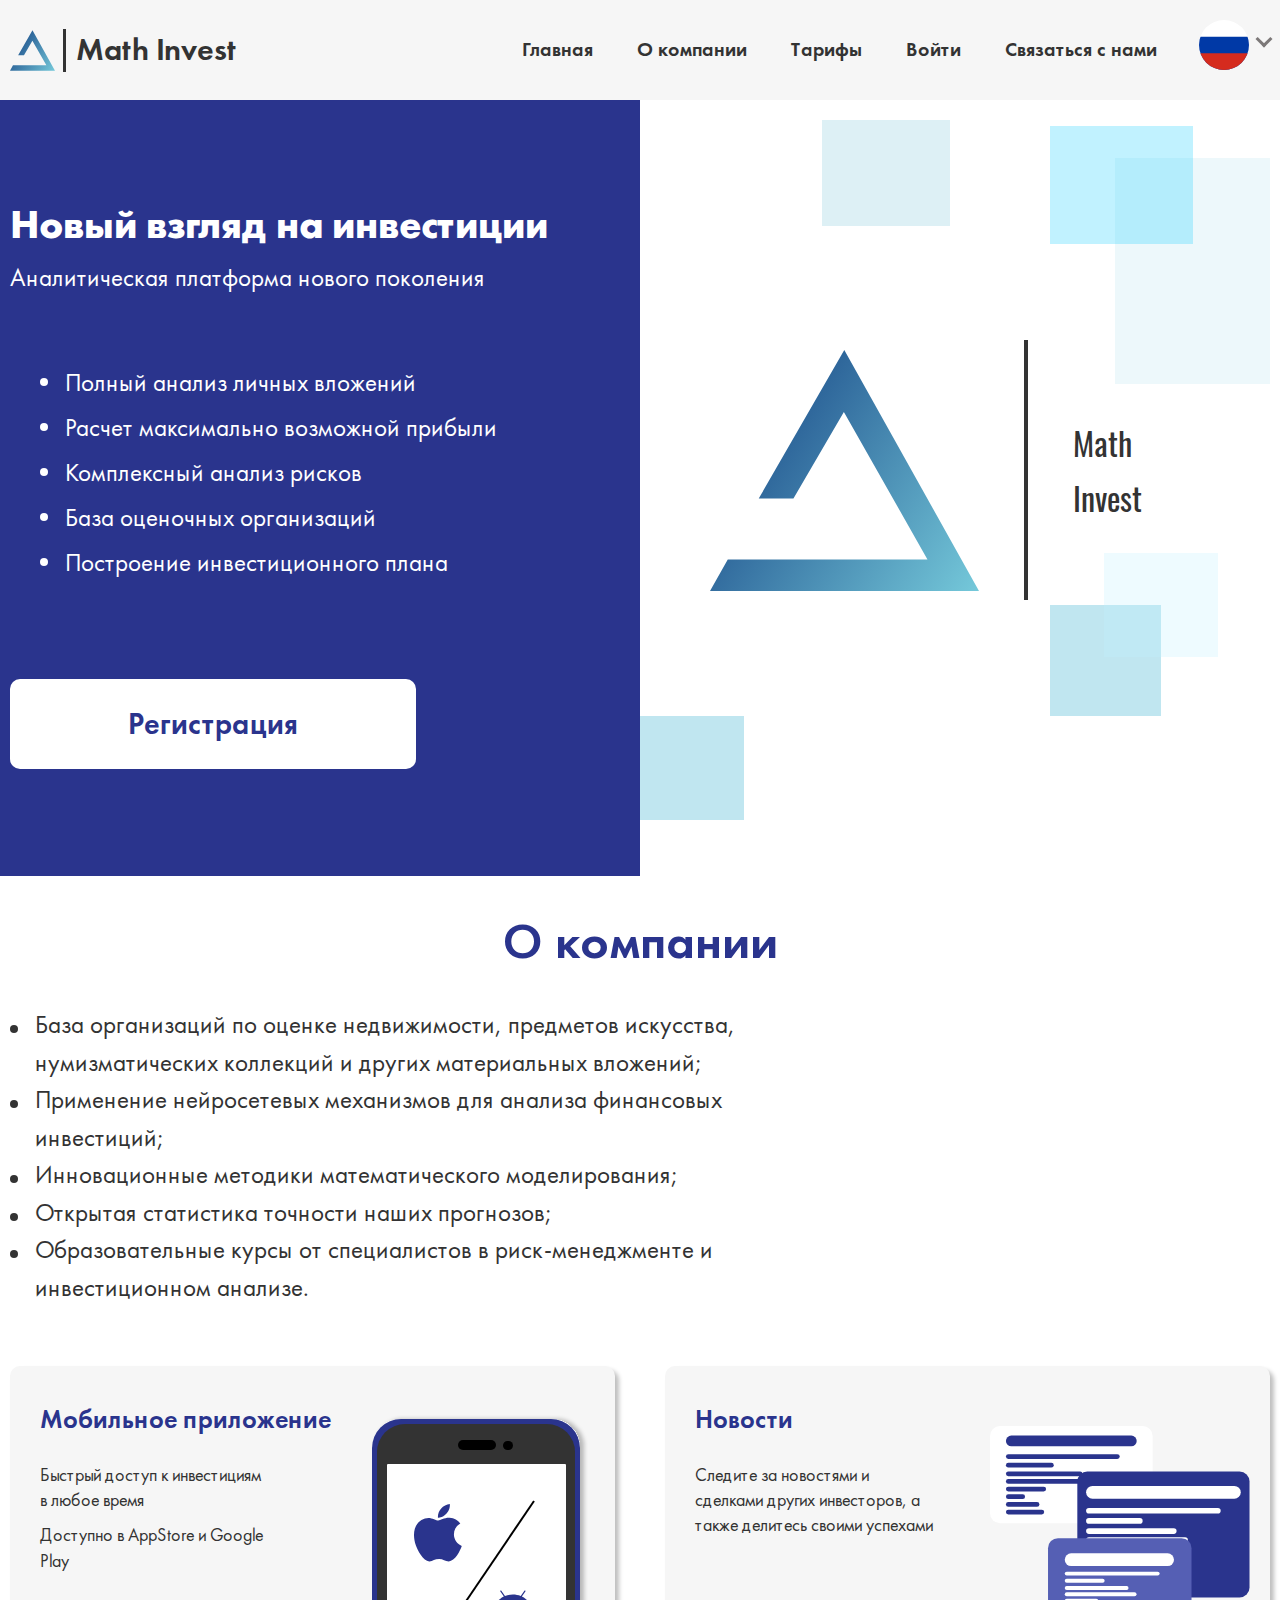
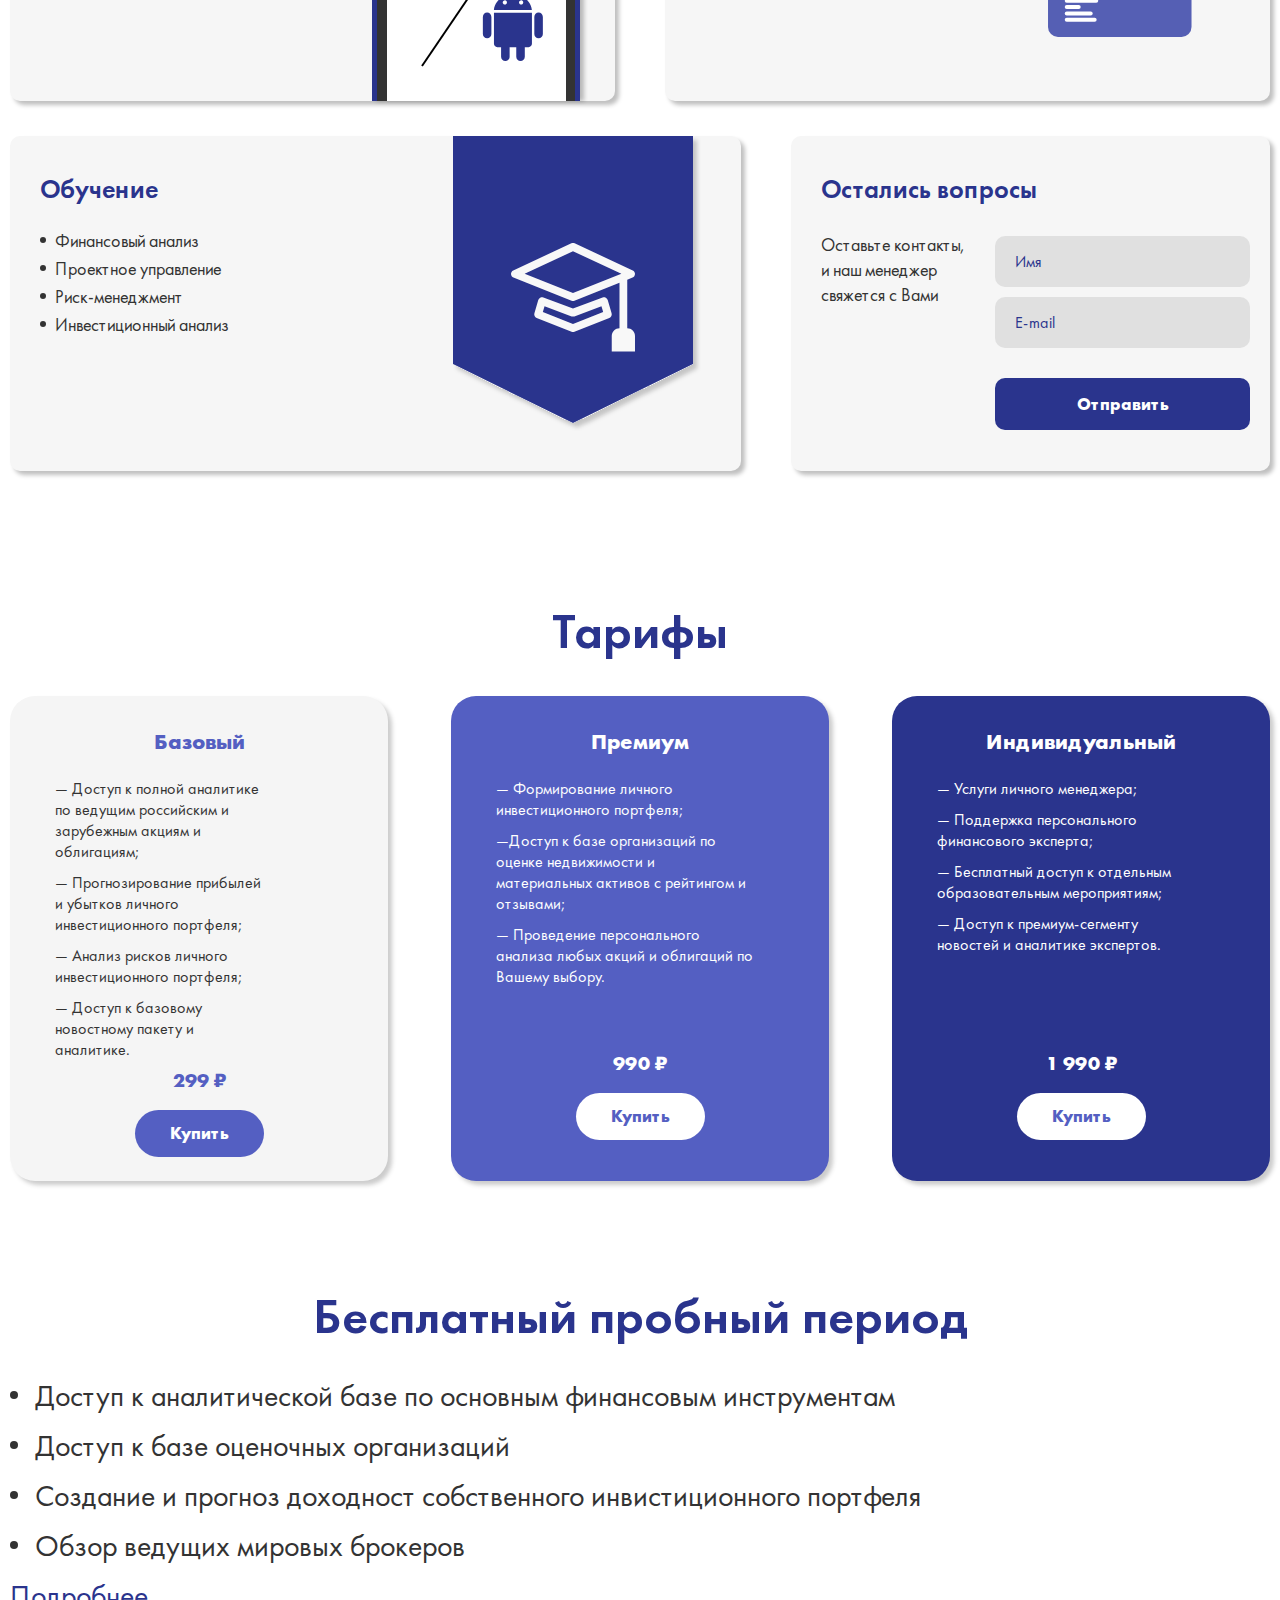
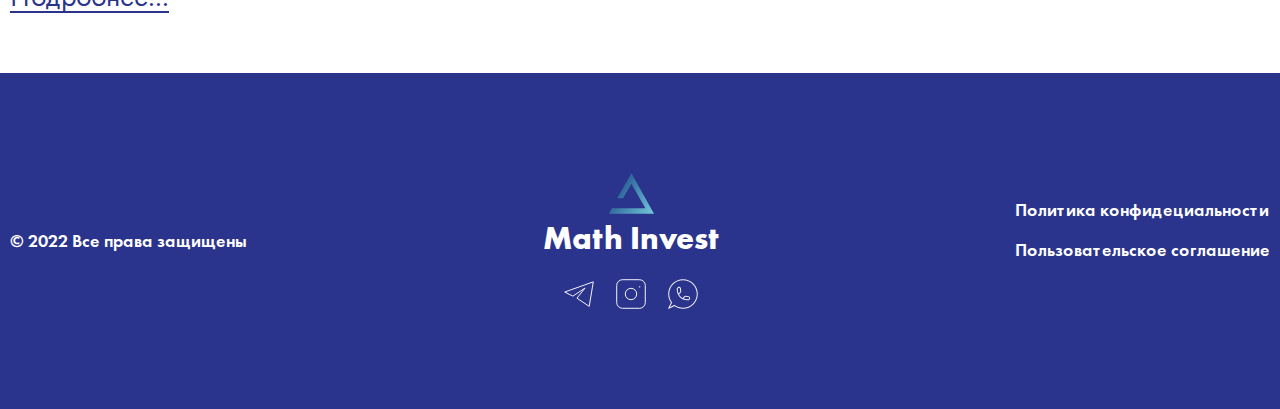
<file: index.html>
<!DOCTYPE html>
<html lang="ru">
<head>
    <meta charset="UTF-8">
    <meta name="viewport" content="width=device-width, initial-scale=1.0">
    <link rel="stylesheet" href="styles/fonts.css">
    <link rel="stylesheet" href="styles/main.css">
    <script src="https://code.jquery.com/jquery-3.6.0.min.js" integrity="sha256-/xUj+3OJU5yExlq6GSYGSHk7tPXikynS7ogEvDej/m4=" crossorigin="anonymous"></script>
    <script src="scripts/slick.min.js"></script>
    <title>MathInvest</title>
</head>
<body>
    <header class="header">
        <div class="container">
            <div class="header__wrapper">
                <div class="header__logo logo">
                    <a href="index.html" class="logo-link">
                        <img src="images/logo.svg" alt="Логотип" class="logo-image">
                        <span class="logo-sep"></span>
                        <span class="logo-text">Math Invest</span>
                    </a>
                </div>
                <div class="header__menu menu">
                    <div class="menu__icon">
                        <span></span>
                    </div>
                    <nav class="menu__body">
                        <ul class="menu__list">
                            <li><a href="index.html" class="menu__link">Главная</a></li>
                            <li><a href="about-company.html" class="menu__link">О компании</a></li>
                            <li><a href="rates.html" class="menu__link">Тарифы</a></li>
                            <li><a href="sign-up.html" class="menu__link">Войти</a></li>
                            <li><a href="#" class="menu__link">Связаться с нами</a></li>
                            <li>
                                <a href="#" class="menu__link menu__link-select">
                                    <img src="images/ru.svg" alt="Русский язык">
                                    <span class="menu__arrow"></span>
                                </a>
                                <ul class="menu__sub-list">
                                    <li><a href="#" class="menu__sub-link"><img src="images/us.svg" alt="Русский язык"></a></li>
                                    <li><a href="#" class="menu__sub-link"><img src="images/gb.svg" alt="Русский язык"></a></li>
                                    <li><a href="#" class="menu__sub-link"><img src="images/it.svg" alt="Русский язык"></a></li>
                                </ul>
                            </li>
                        </ul>
                    </nav>
                </div>
            </div>
        </div>
    </header>
    <section class="main">
        <div class="container">
            <div class="main__wrapper">
                <div class="main__info">
                    <h1 class="main__title _anim-items">Новый взгляд на инвестиции</h1>
                    <h2 class="main__subtitle _anim-items">Аналитическая платформа нового поколения</h2>
                    <ul class="main__list _anim-items">
                        <li class="main__item block__list-item">Полный анализ личных вложений</li>
                        <li class="main__item block__list-item">Расчет максимально возможной прибыли</li>
                        <li class="main__item block__list-item">Комплексный анализ рисков </li>
                        <li class="main__item block__list-item">База оценочных организаций</li>
                        <li class="main__item block__list-item">Построение инвестиционного плана</li>
                    </ul>
                    <a href="sign-up.html" class="main__reg-btn form-btn">Регистрация</a>
                </div>
                <div class="main__logo">
                    <a href="index.html" class="logo-link">
                        <img src="images/logo.svg" alt="Логотип" class="logo-image">
                        <span class="logo-sep"></span>
                        <span class="logo-text">Math Invest</span>
                    </a>
                </div>
            </div>
        </div>
    </section>
    <section class="about">
        <div class="container">
            <div class="about__title block__title">О компании</div>
            <div class="about__text block__text">
                <ul class="about__list">
                    <li class="about__item block__list-item">База организаций по оценке недвижимости, предметов искусства, нумизматических коллекций и других материальных вложений;</li>
                    <li class="about__item block__list-item">Применение нейросетевых механизмов для анализа финансовых инвестиций;</li>
                    <li class="about__item block__list-item">Инновационные методики математического моделирования;</li>
                    <li class="about__item block__list-item">Открытая статистика точности наших прогнозов;</li>
                    <li class="about__item block__list-item">Образовательные курсы от специалистов в риск-менеджменте и инвестиционном анализе.</li>
                </ul>
            </div>
            <div class="about__desk desk">
                <a href="#" class="desk__item desk__item_mobile-app">
                    <h3 class="desk__title">Мобильное приложение</h3>
                    <p class="desk__description">Быстрый доступ к инвестициям в любое время</p>
                    <p class="desk__description">Доступно в AppStore и Google Play</p>
                    <img src="images/mobile-app.svg" alt="" class="desk__image">
                </a>
                <a href="#" class="desk__item desk__item_news">
                    <h3 class="desk__title">Новости</h3>
                    <p class="desk__description">Следите за новостями и сделками других инвесторов, а также делитесь своими успехами</p>
                    <img src="images/news.svg" alt="" class="desk__image">
                </a>
                <a href="#" class="desk__item desk__item_education">
                    <h3 class="desk__title">Обучение</h3>
                    <ul class="desk__item-list">
                        <li class="desk__item-element block__list-item">Финансовый анализ</li>
                        <li class="desk__item-element block__list-item">Проектное управление</li>
                        <li class="desk__item-element block__list-item">Риск-менеджмент</li>
                        <li class="desk__item-element block__list-item">Инвестиционный анализ</li>
                    </ul>
                    <img src="images/education.svg" alt="" class="desk__image">
                </a>
                <div class="desk__item desk__item_form">
                    <h3 class="desk__title">Остались вопросы</h3>
                    <p class="desk__description">Оставьте контакты, и наш менеджер свяжется с Вами</p>
                    <form action="" class="desk__form">
                        <input type="text" class="desk__form-name" placeholder="Имя">
                        <input type="email" class="desk__form-email" placeholder="E-mail">
                        <button type="submit" class="desk__form-btn">Отправить</button>
                    </form>
                </div>
            </div>
        </div>
    </section>
    <section class="rates">
        <div class="container">
            <div class="rates__header block__title">Тарифы</div>
            <div class="rates__wrapper">
                <div class="rates__item rates__item-base">
                    <div class="rates__title">Базовый</div>
                    <div class="rates__property-list">
                        <p class="rates__property">— Доступ к полной аналитике по ведущим российским и зарубежным акциям и облигациям;</p>
                        <p class="rates__property">— Прогнозирование прибылей и убытков личного инвестиционного портфеля;</p>
                        <p class="rates__property">— Анализ рисков личного инвестиционного портфеля;</p>
                        <p class="rates__property">— Доступ к базовому новостному пакету и аналитике.</p>
                    </div>
                    <p class="rates__price">299 &#8381;</p>
                    <a href="sign-up.html" class="rates__buy-btn">Купить</a>
                </div>
                <div class="rates__item rates__item-premium">
                    <div class="rates__title">Премиум</div>
                    <div class="rates__property-list">
                        <p class="rates__property">— Формирование личного инвестиционного портфеля;</p>
                        <p class="rates__property">—Доступ к базе организаций по оценке недвижимости и материальных активов с рейтингом и отзывами;</p>
                        <p class="rates__property">— Проведение персонального анализа любых акций и облигаций по Вашему выбору.</p>
                    </div>
                    <p class="rates__price">990 &#8381;</p>
                    <a href="sign-up.html" class="rates__buy-btn">Купить</a>
                </div>
                <div class="rates__item rates__item-individual">
                    <div class="rates__title">Индивидуальный</div>
                    <div class="rates__property-list">
                        <p class="rates__property">— Услуги личного менеджера;</p>
                        <p class="rates__property">— Поддержка персонального финансового эксперта;</p>
                        <p class="rates__property">— Бесплатный доступ к отдельным образовательным мероприятиям;</p>
                        <p class="rates__property">— Доступ к премиум-сегменту новостей и аналитике экспертов.</p>
                    </div>
                    <p class="rates__price">1 990 &#8381;</p>
                    <a href="sign-up.html" class="rates__buy-btn">Купить</a>
                </div>
            </div>
        </div>
    </section>
    <section class="trial">
        <div class="container">
            <div class="trial__wrapper">
                <div class="trial__title block__title">Бесплатный пробный период</div>
                <ul class="trial__list">
                    <li class="trial__item block__list-item">Доступ к аналитической базе по основным финансовым инструментам</li>
                    <li class="trial__item block__list-item">Доступ к базе оценочных организаций</li>
                    <li class="trial__item block__list-item">Создание и  прогноз доходност собственного инвистиционного портфеля</li>
                    <li class="trial__item block__list-item">Обзор ведущих мировых брокеров</li>
                </ul>
                <a href="sign-up.html" class="trial__link-info">Подробнее...</a>
            </div>
        </div>
    </section>
    <footer class="footer">
        <div class="container">
            <div class="footer__wrapper">
                <div class="footer__copyright">
                    &copy; 2022 Все права защищены
                </div>
                <div class="footer__logo-social">
                    <div class="footer_logo">
                        <img src="images/logo.svg" alt="Логотип" class="logo-image">
                        <span class="logo-text">Math Invest</span>
                    </div>
                    <div class="footer__social">
                        <a href="#" class="footer__social_telegram">
                            <img src="images/telegram.svg" alt="Telegram">
                        </a>
                        <a href="#" class="footer__social_instagram">
                            <img src="images/instagram.svg" alt="Instagram">
                        </a>
                        <a href="#" class="footer__social_whatsapp">
                            <img src="images/whatsapp.svg" alt="Whatsapp">
                        </a>
                    </div>
                </div>
                <div class="footer__documents">
                    <a href="#">Политика конфидециальности</a>
                    <a href="#">Пользовательское соглашение</a>
                </div>
            </div>
        </div>
    </footer>
    <script src="scripts/animation.js"></script>
    <script src="scripts/main.js"></script>
</body>
</html>
</file>
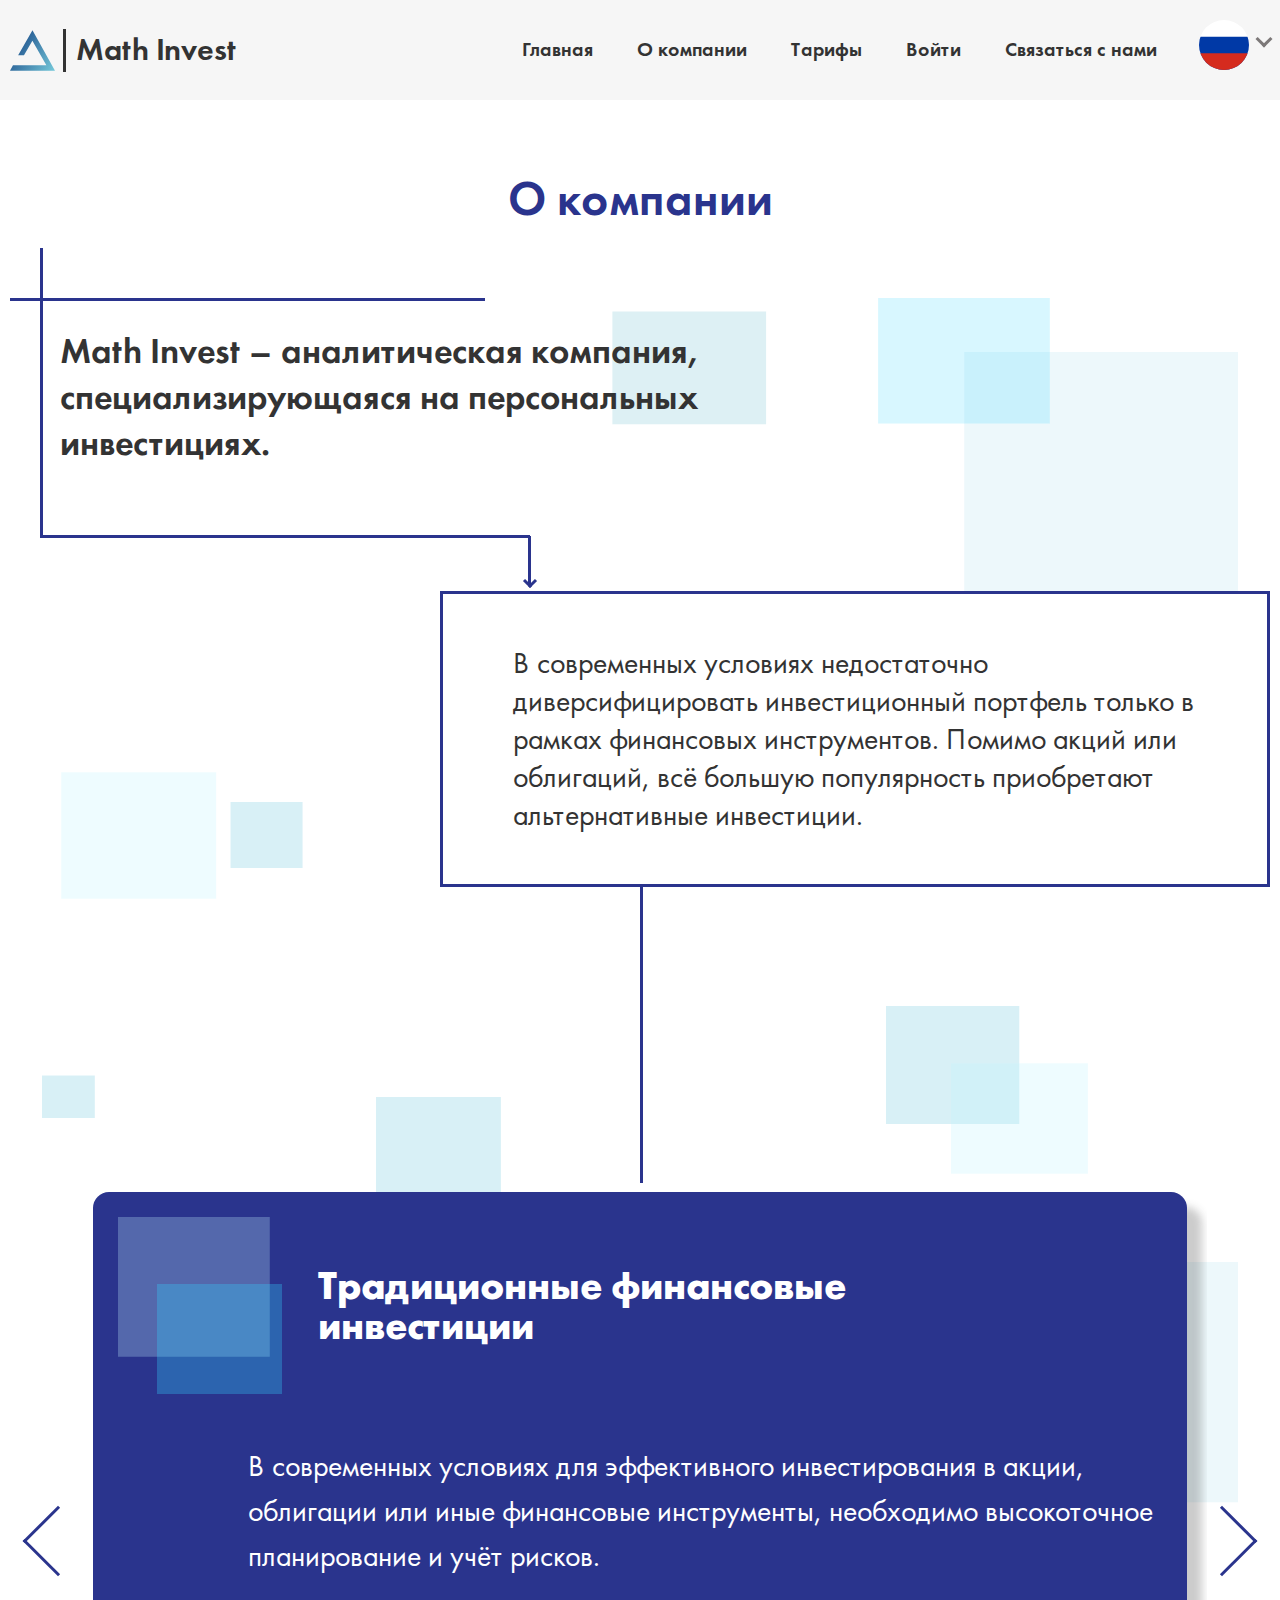
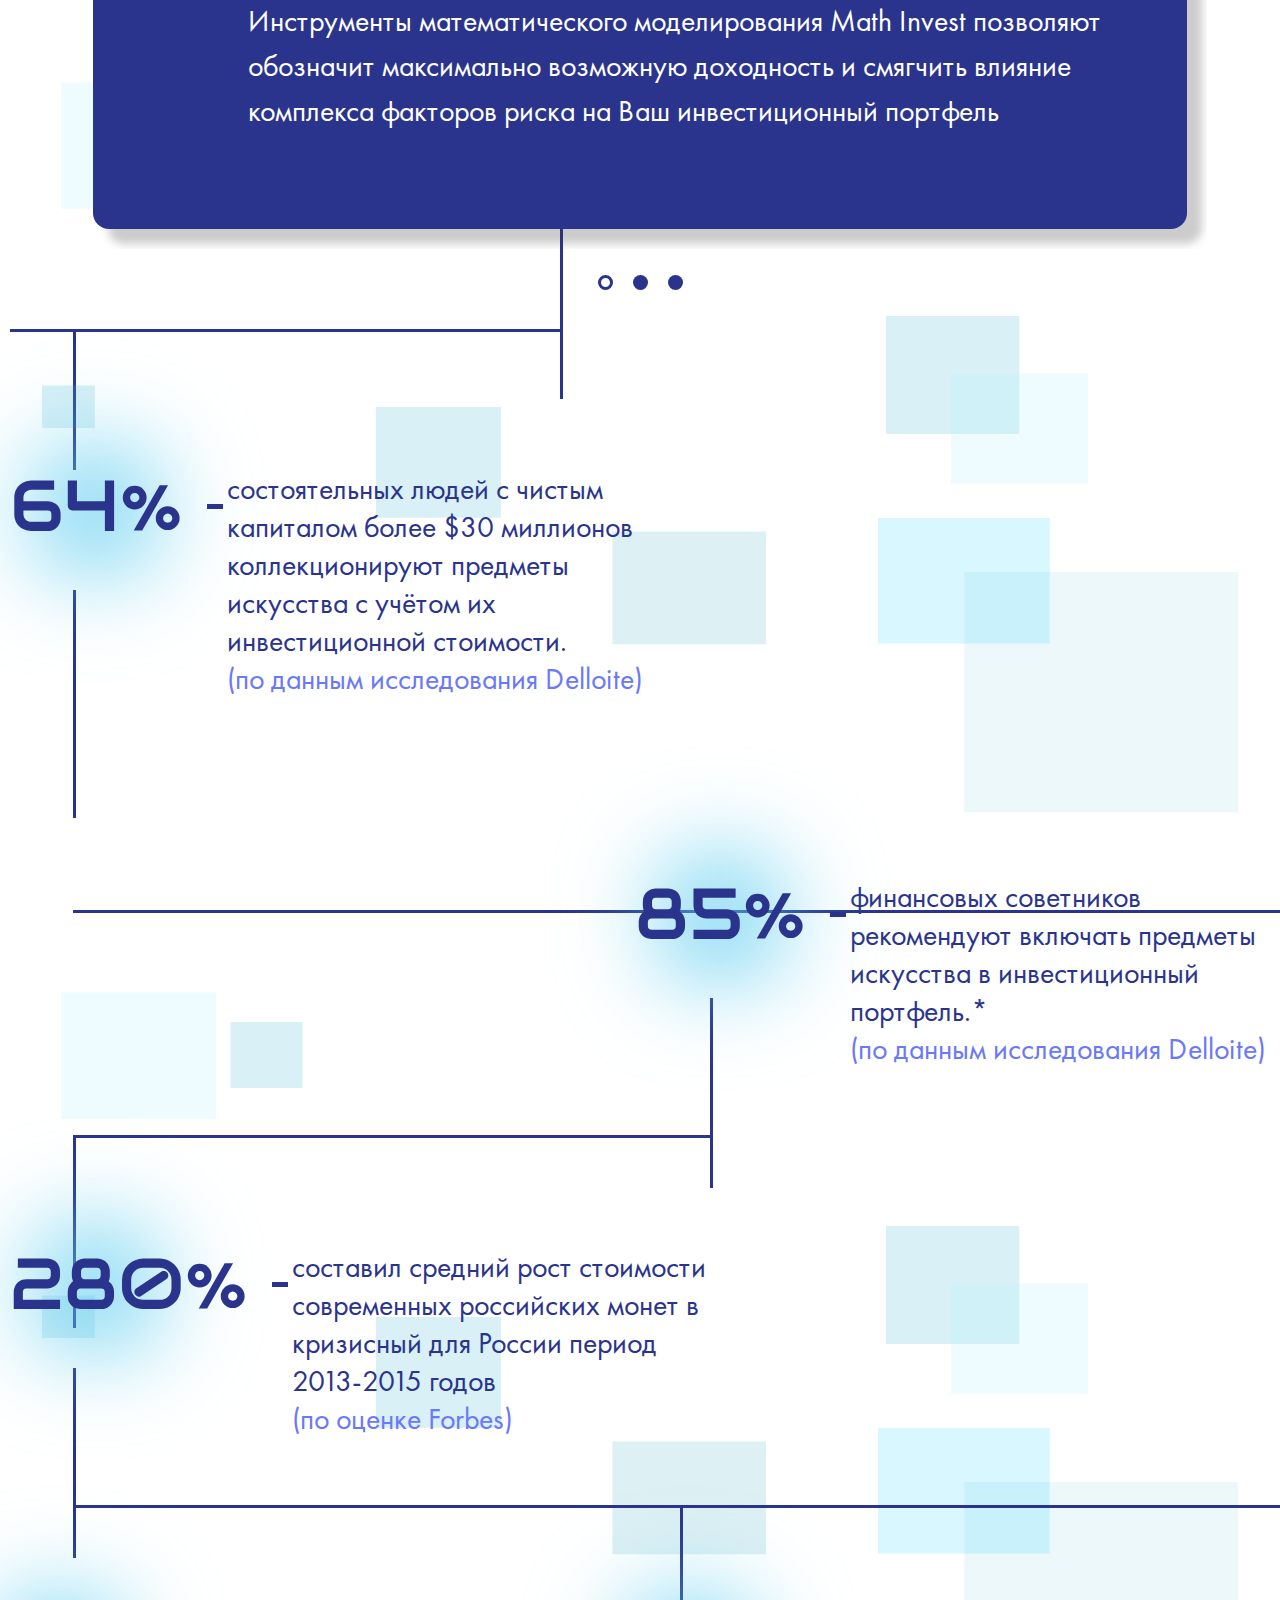
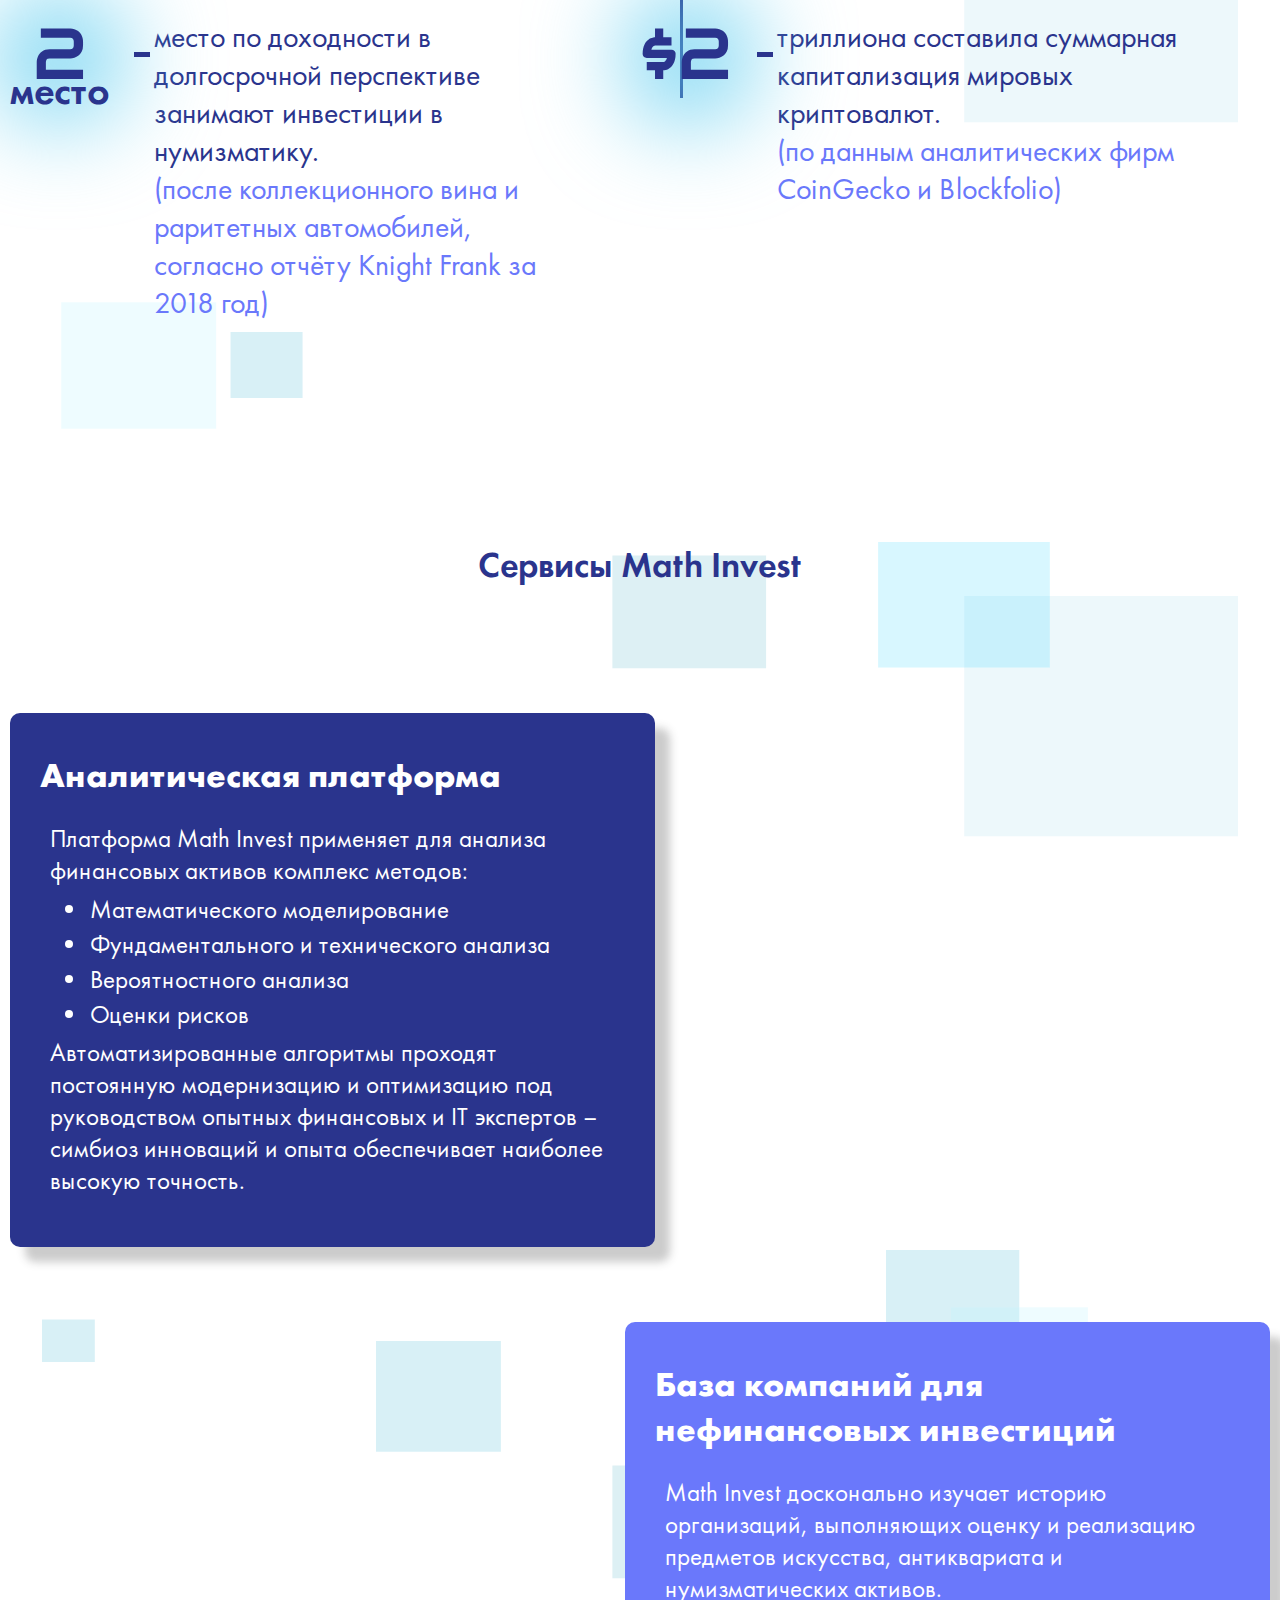
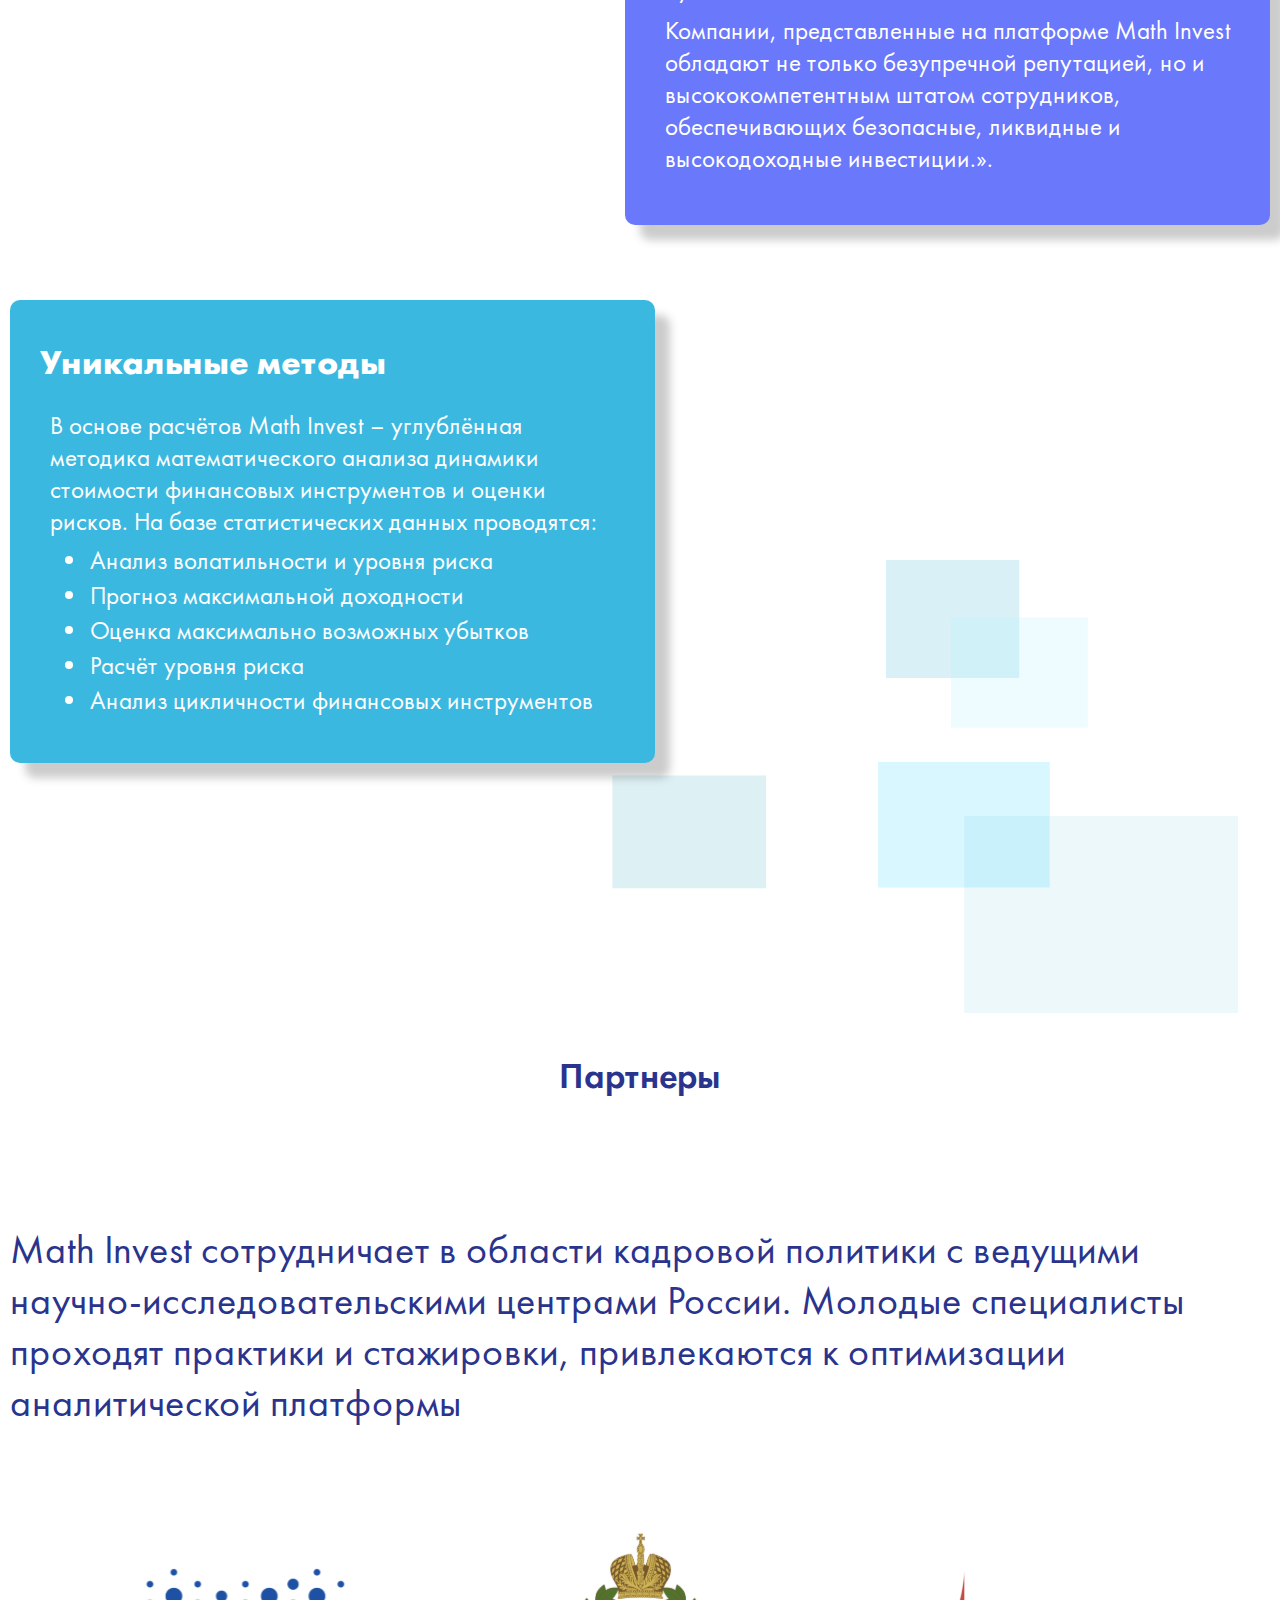
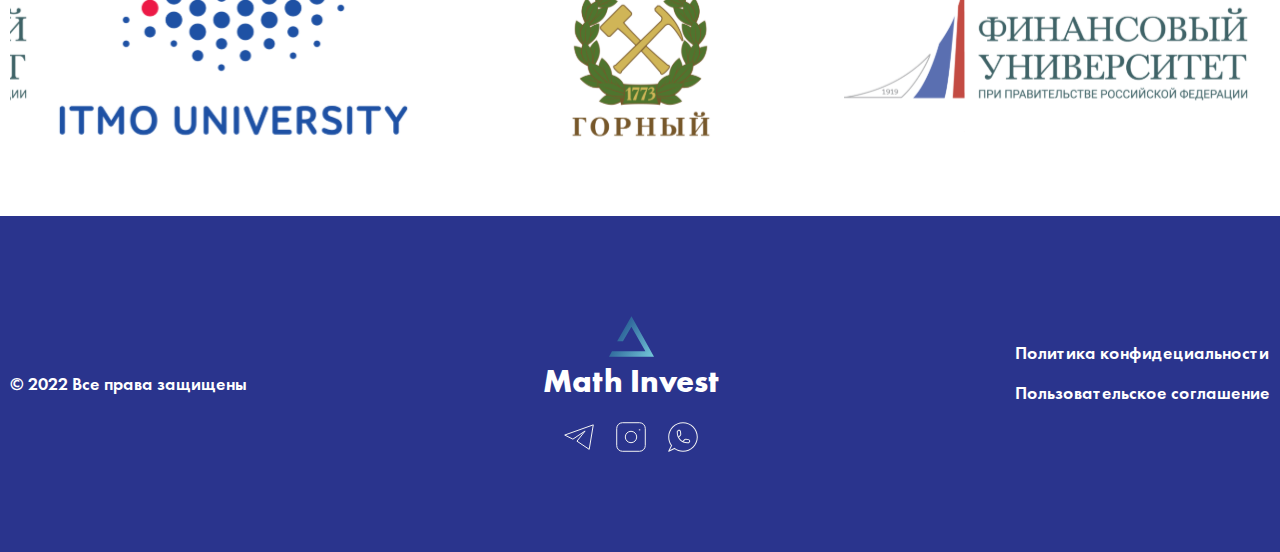
<file: about-company.html>
<!DOCTYPE html>
<html lang="en">
<head>
    <meta charset="UTF-8">
    <meta name="viewport" content="width=device-width, initial-scale=1.0">
    <link rel="stylesheet" href="styles/fonts.css">
    <link rel="stylesheet" href="styles/main.css">
    <script src="https://code.jquery.com/jquery-3.6.0.min.js" integrity="sha256-/xUj+3OJU5yExlq6GSYGSHk7tPXikynS7ogEvDej/m4=" crossorigin="anonymous"></script>
    <script src="scripts/slick.min.js"></script>
    <title>О компании | MathInvest</title>
</head>
<body>
    <header class="header">
        <div class="container">
            <div class="header__wrapper">
                <div class="header__logo logo">
                    <a href="index.html" class="logo-link">
                        <img src="images/logo.svg" alt="Логотип" class="logo-image">
                        <span class="logo-sep"></span>
                        <span class="logo-text">Math Invest</span>
                    </a>
                </div>
                <div class="header__menu menu">
                    <div class="menu__icon">
                        <span></span>
                    </div>
                    <nav class="menu__body">
                        <ul class="menu__list">
                            <li><a href="index.html" class="menu__link">Главная</a></li>
                            <li><a href="about-company.html" class="menu__link">О компании</a></li>
                            <li><a href="rates.html" class="menu__link">Тарифы</a></li>
                            <li><a href="sign-up.html" class="menu__link">Войти</a></li>
                            <li><a href="#" class="menu__link">Связаться с нами</a></li>
                            <li>
                                <a href="#" class="menu__link menu__link-select">
                                    <img src="images/ru.svg" alt="Русский язык">
                                    <span class="menu__arrow"></span>
                                </a>
                                <ul class="menu__sub-list">
                                    <li><a href="#" class="menu__sub-link"><img src="images/us.svg" alt="Русский язык"></a></li>
                                    <li><a href="#" class="menu__sub-link"><img src="images/gb.svg" alt="Русский язык"></a></li>
                                    <li><a href="#" class="menu__sub-link"><img src="images/it.svg" alt="Русский язык"></a></li>
                                </ul>
                            </li>
                        </ul>
                    </nav>
                </div>
            </div>
        </div>
    </header>
    <section class="about-main">
        <div class="container">
            <div class="about-main__wrapper">
                <h1 class="about-main__super-title block__title">О компании</h1>
                <div class="about-main__scheme">
                    <div class="about-main__title">
                        <p>
                            Math Invest – аналитическая компания, специализирующаяся на персональных инвестициях.
                            <span class="_anim-items"></span>
                            <span class="_anim-items"></span>
                        </p>
                        <span class="horizontal-line _anim-items"></span>
                        <span class="vertical-line _anim-items"><span class="line-arrow"></span></span>
                    </div>
                    <div class="about-main__subtitle">
                        <p>В современных условиях недостаточно диверсифицировать инвестиционный портфель только в рамках финансовых инструментов. Помимо акций или облигаций, всё большую популярность приобретают альтернативные инвестиции.</p>
                        <span class="vertical-line _anim-items"><span class="line-arrow"></span></span>
                    </div>
                    <div class="about-main__slider-wrapper">
                        <div class="about-main__slider">
                            <div class="about-main__slide about-main__slide_first">
                                <div class="about-main__slide-title">Традиционные финансовые инвестиции</div>
                                <div class="about-main__slide-description">В современных условиях для эффективного инвестирования в акции, облигации или иные финансовые инструменты, необходимо высокоточное планирование и учёт рисков.</div>
                                <div class="about-main__slide-description">Инструменты математического моделирования Math Invest позволяют обозначит максимально возможную доходность и смягчить влияние комплекса факторов риска на Ваш инвестиционный портфель</div>
                            </div>
                            <div class="about-main__slide about-main__slide_second">
                                <div class="about-main__slide-title">Альтернативные финансы</div>
                                <div class="about-main__slide-description">Согласно исследованиям ведущих финансовых агентств, вложения в предметы искусства, нумизматику и антиквариат, значительно опережают традиционные инвестиции по доходности в годы кризисов.</div>
                                <div class="about-main__slide-description">База организаций, специализирующихся на оценке и продаже альтернативных активов, созданная Math Invest, позволит Вам приобрести, оценить и спрогнозировать рост стоимости предметов искусства и антиквариата.</div>
                            </div>
                            <div class="about-main__slide about-main__slide_third">
                                <div class="about-main__slide-title">Нефинансовые вложения</div>
                                <div class="about-main__slide-description">Сфера цифровых финансов стремительно развивается – капитализация криптовалют и NFT – механизмов растёт крайне высокими темпами. В современных условиях данные активы способны стать перспективной частью сбалансированного инвестиционного портфеля.</div>
                                <div class="about-main__slide-description">Высокий уровень неопределённости компенсируется высокой потенциальной доходностью, реализовать которую способна подробная аналитика, проводимая системой Math Invest</div>
                            </div>
                        </div>
                        <div class="about-main__slider-lines">
                            <span class="vertical-line _anim-items"></span>
                            <span class="horizontal-line _anim-items"></span>
                            <span class="vertical-line _anim-items"><span class="line-arrow"></span></span>
                        </div>
                    </div>
                    <div class="about-main__info">
                        <div class="about-main__info-item about-main__info-item_first">
                            <p class="about-main__item-digit">64%</p>
                            <p class="about-main__item-description">
                                состоятельных людей с чистым капиталом более $30 миллионов коллекционируют предметы искусства с учётом их инвестиционной стоимости.
                                <span class="about-main__item-source">(по данным исследования Delloite)</span>
                            </p>
                            <span class="vertical-line _anim-items"><span class="line-arrow"></span></span>
                            <span class="horizontal-line _anim-items"><span class="line-arrow"></span></span>
                        </div>
                        <div class="about-main__info-item about-main__info-item_second">
                            <p class="about-main__item-digit">85%</p>
                            <p class="about-main__item-description">
                                финансовых советников рекомендуют включать предметы искусства в инвестиционный портфель.*
                                <span class="about-main__item-source">(по данным исследования Delloite)</span>
                            </p>
                            <span class="vertical-line _anim-items"></span>
                            <span class="horizontal-line _anim-items"></span>
                            <span class="vertical-line _anim-items"><span class="line-arrow"></span></span>
                        </div>
                        <div class="about-main__info-item about-main__info-item_third">
                            <p class="about-main__item-digit">280%</p>
                            <p class="about-main__item-description">
                                составил средний рост стоимости современных российских монет в кризисный для России период 2013-2015 годов
                                <span class="about-main__item-source">(по оценке Forbes)</span>
                            </p>   
                            <span class="vertical-line _anim-items"><span class="line-arrow"></span></span>
                            <span class="horizontal-line _anim-items"></span>
                            <span class="vertical-line _anim-items"><span class="line-arrow"></span></span>
                        </div>
                        <div class="about-main__info-item about-main__info-item_fourth">
                            <p class="about-main__item-digit">2<span>место</span></p>
                            <p class="about-main__item-description">
                                место по доходности в долгосрочной перспективе занимают инвестиции в нумизматику.
                                <span class="about-main__item-source">(после коллекционного вина и раритетных автомобилей, согласно отчёту Knight Frank за 2018 год)</span>
                            </p>
                            <span class="vertical-line _anim-items"><span class="line-arrow"></span></span>
                        </div>
                        <div class="about-main__info-item about-main__info-item_fifth">
                            <p class="about-main__item-digit">$2</p>
                            <p class="about-main__item-description">
                                триллиона составила суммарная капитализация мировых криптовалют.
                                <span class="about-main__item-source">(по данным аналитических фирм CoinGecko и Blockfolio)</span>
                            </p>
                        </div>
                    </div>
                </div>
                <div class="about-main__services">
                    <h2 class="about-main__title block__title">Сервисы Math Invest</h2>
                    <div class="about-main__services-wrapper">
                        <div class="about-main__services-item about-main__services-item_first">
                            <p class="about-main__services-title">Аналитическая платформа</p>
                            <p class="about-main__services-description">Платформа Math Invest применяет для анализа финансовых активов комплекс методов:</p>
                            <ul class="about-main__services-list">
                                <li class="about-main__services-list-item block__list-item">Математического моделирование</li>
                                <li class="about-main__services-list-item block__list-item">Фундаментального и технического анализа</li>
                                <li class="about-main__services-list-item block__list-item">Вероятностного анализа</li>
                                <li class="about-main__services-list-item block__list-item">Оценки рисков</li>
                            </ul>
                            <p class="about-main__services-description">Автоматизированные алгоритмы проходят постоянную модернизацию и оптимизацию под руководством опытных финансовых и IT экспертов – симбиоз инноваций и опыта обеспечивает наиболее высокую точность.</p>
                        </div>
                        <div class="about-main__services-item about-main__services-item_second">
                            <p class="about-main__services-title">База компаний для нефинансовых инвестиций</p>
                            <p class="about-main__services-description">Math Invest досконально изучает историю организаций, выполняющих оценку и реализацию предметов искусства, антиквариата и нумизматических активов.</p>
                            <p class="about-main__services-description">Компании, представленные на платформе Math Invest обладают не только безупречной репутацией, но и высококомпетентным штатом сотрудников, обеспечивающих безопасные, ликвидные и высокодоходные инвестиции.».</p>
                        </div>
                        <div class="about-main__services-item about-main__services-item_third">
                            <p class="about-main__services-title">Уникальные методы</p>
                            <p class="about-main__services-description">В основе расчётов Math Invest – углублённая методика математического анализа динамики стоимости финансовых инструментов и оценки рисков. На базе статистических данных проводятся:</p>
                            <ul class="about-main__services-list">
                                <li class="about-main__services-list-item block__list-item">Анализ волатильности и уровня риска</li>
                                <li class="about-main__services-list-item block__list-item">Прогноз максимальной доходности</li>
                                <li class="about-main__services-list-item block__list-item">Оценка максимально возможных убытков</li>
                                <li class="about-main__services-list-item block__list-item">Расчёт уровня риска</li>
                                <li class="about-main__services-list-item block__list-item">Анализ цикличности финансовых инструментов</li>
                            </ul>
                        </div>
                    </div>
                </div>
                <div class="about-main__partners">
                    <h3 class="about-main__title block__title">Партнеры</h3>
                    <p class="about-main__partners-subtitle">Math Invest сотрудничает в области кадровой политики с ведущими научно-исследовательскими центрами России. Молодые специалисты проходят практики и стажировки, привлекаются к оптимизации аналитической платформы</p>
                    <div class="about-main__partners-slider">
                        <img src="images/itmo-university.svg" alt="" class="about-main__partners-slide">
                        <img src="images/spmi-university.svg" alt="" class="about-main__partners-slide">
                        <img src="images/fin-university.svg" alt="" class="about-main__partners-slide">
                        <img src="images/itmo-university.svg" alt="" class="about-main__partners-slide">
                        <img src="images/spmi-university.svg" alt="" class="about-main__partners-slide">
                        <img src="images/fin-university.svg" alt="" class="about-main__partners-slide">
                    </div>
                </div>
            </div>
        </div>
    </section>
    <footer class="footer">
        <div class="container">
            <div class="footer__wrapper">
                <div class="footer__copyright">
                    &copy; 2022 Все права защищены
                </div>
                <div class="footer__logo-social">
                    <div class="footer_logo">
                        <img src="images/logo.svg" alt="Логотип" class="logo-image">
                        <span class="logo-text">Math Invest</span>
                    </div>
                    <div class="footer__social">
                        <a href="#" class="footer__social_telegram">
                            <img src="images/telegram.svg" alt="Telegram">
                        </a>
                        <a href="#" class="footer__social_instagram">
                            <img src="images/instagram.svg" alt="Instagram">
                        </a>
                        <a href="#" class="footer__social_whatsapp">
                            <img src="images/whatsapp.svg" alt="Whatsapp">
                        </a>
                    </div>
                </div>
                <div class="footer__documents">
                    <a href="#">Политика конфидециальности</a>
                    <a href="#">Пользовательское соглашение</a>
                </div>
            </div>
        </div>
    </footer>
    <script src="scripts/animation.js"></script>
    <script src="scripts/main.js"></script>
</body>
</html>
</file>
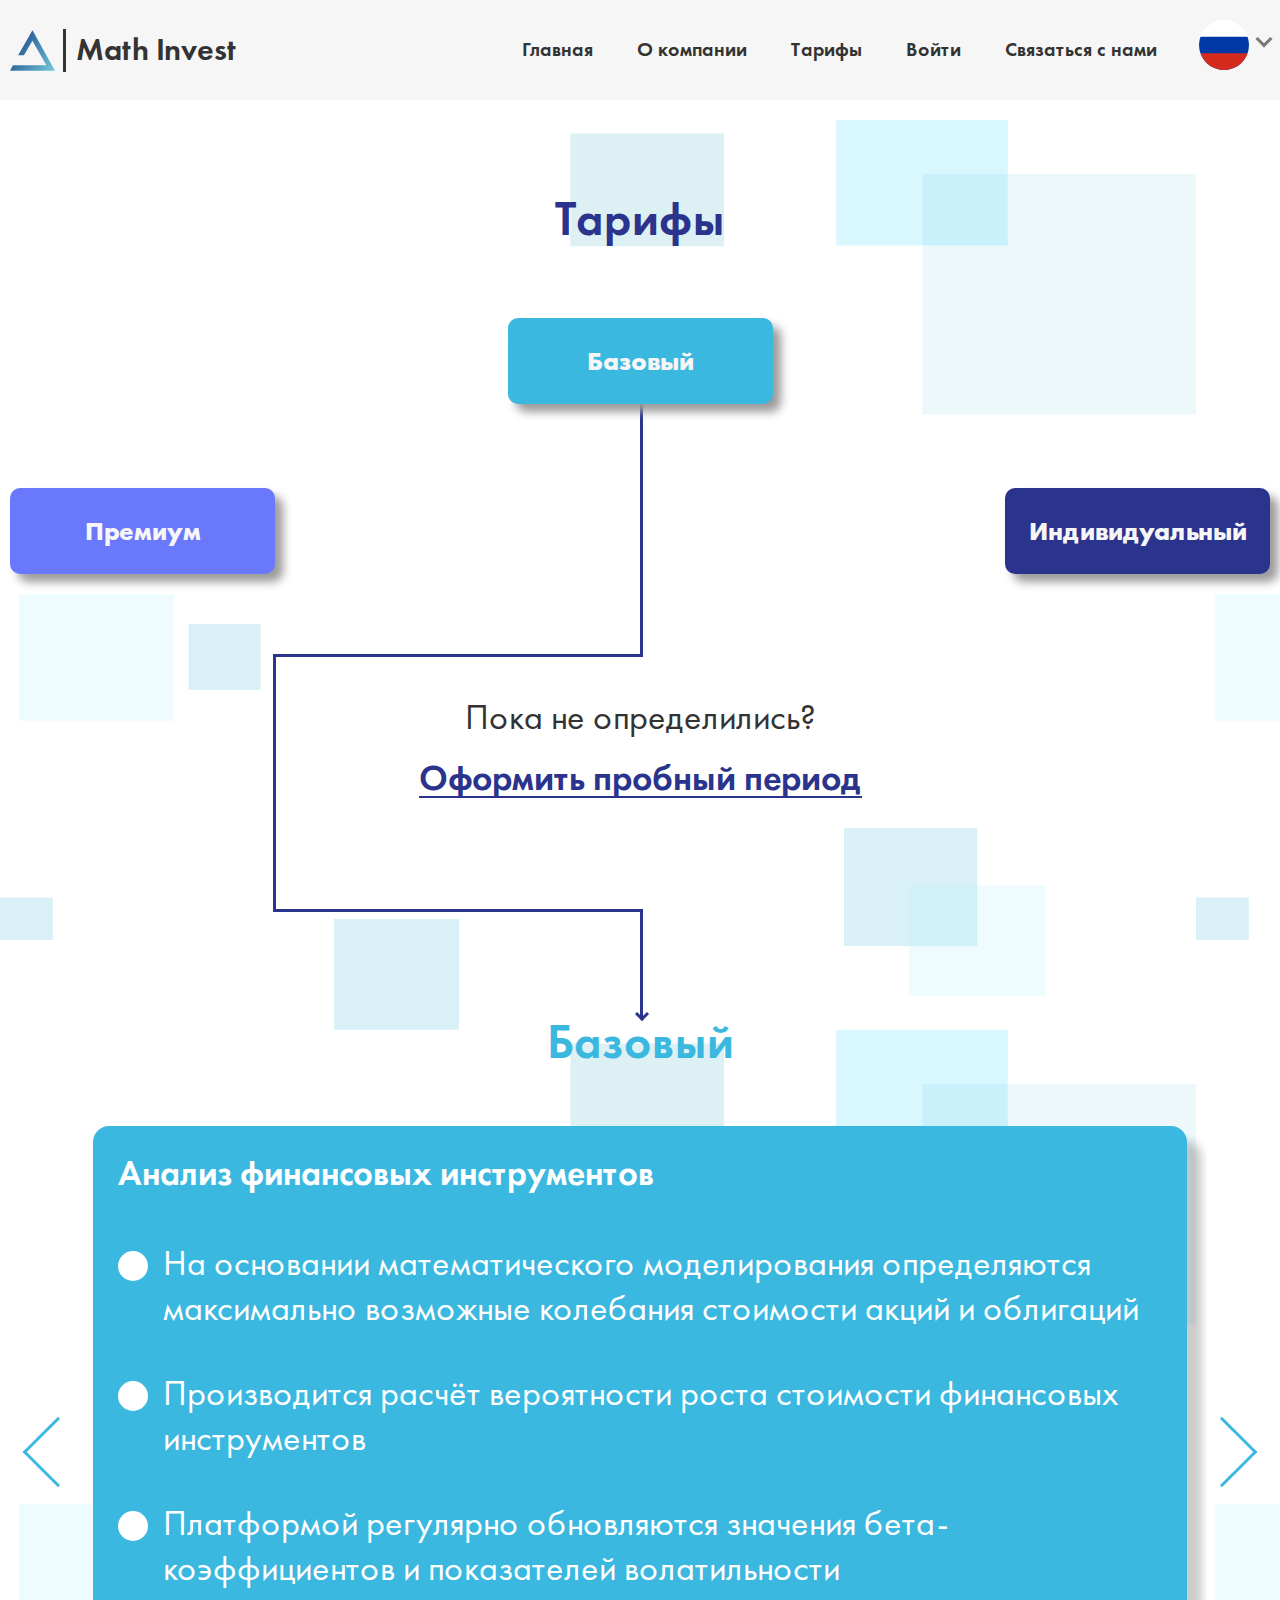
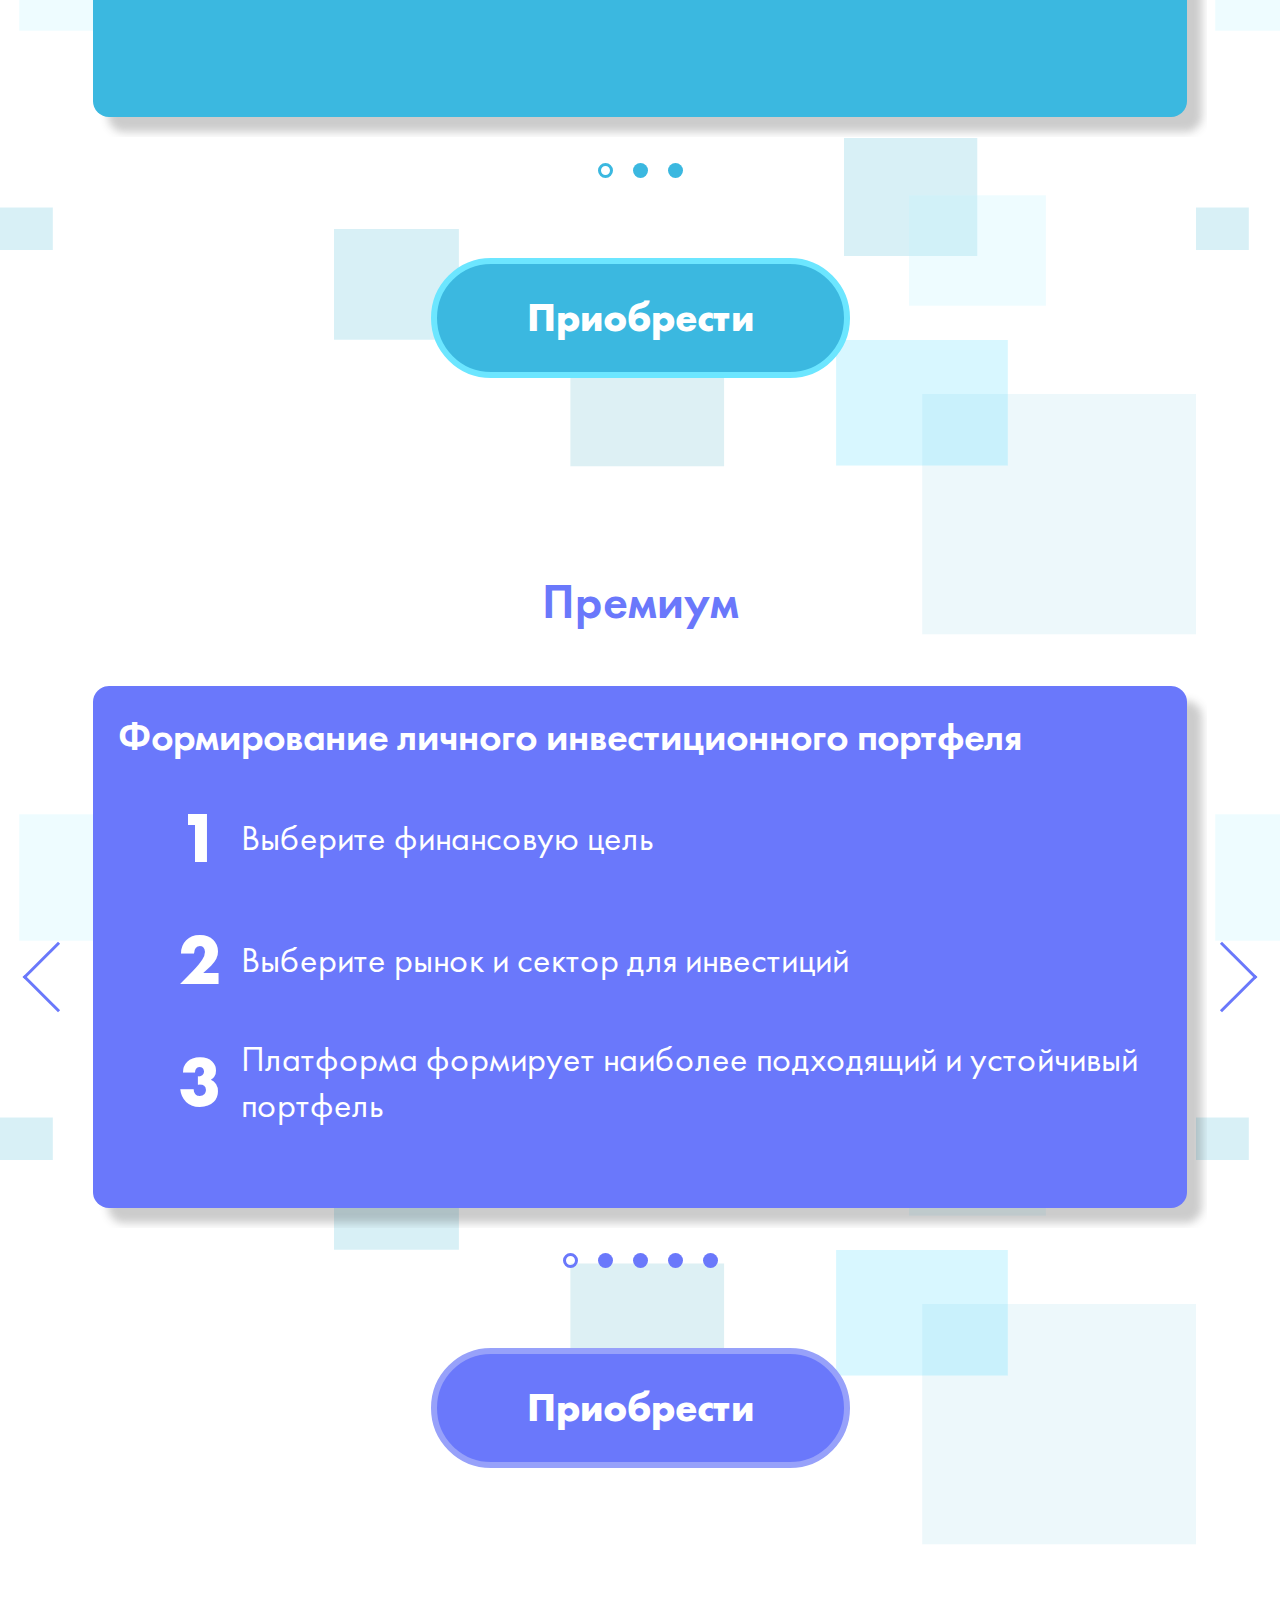
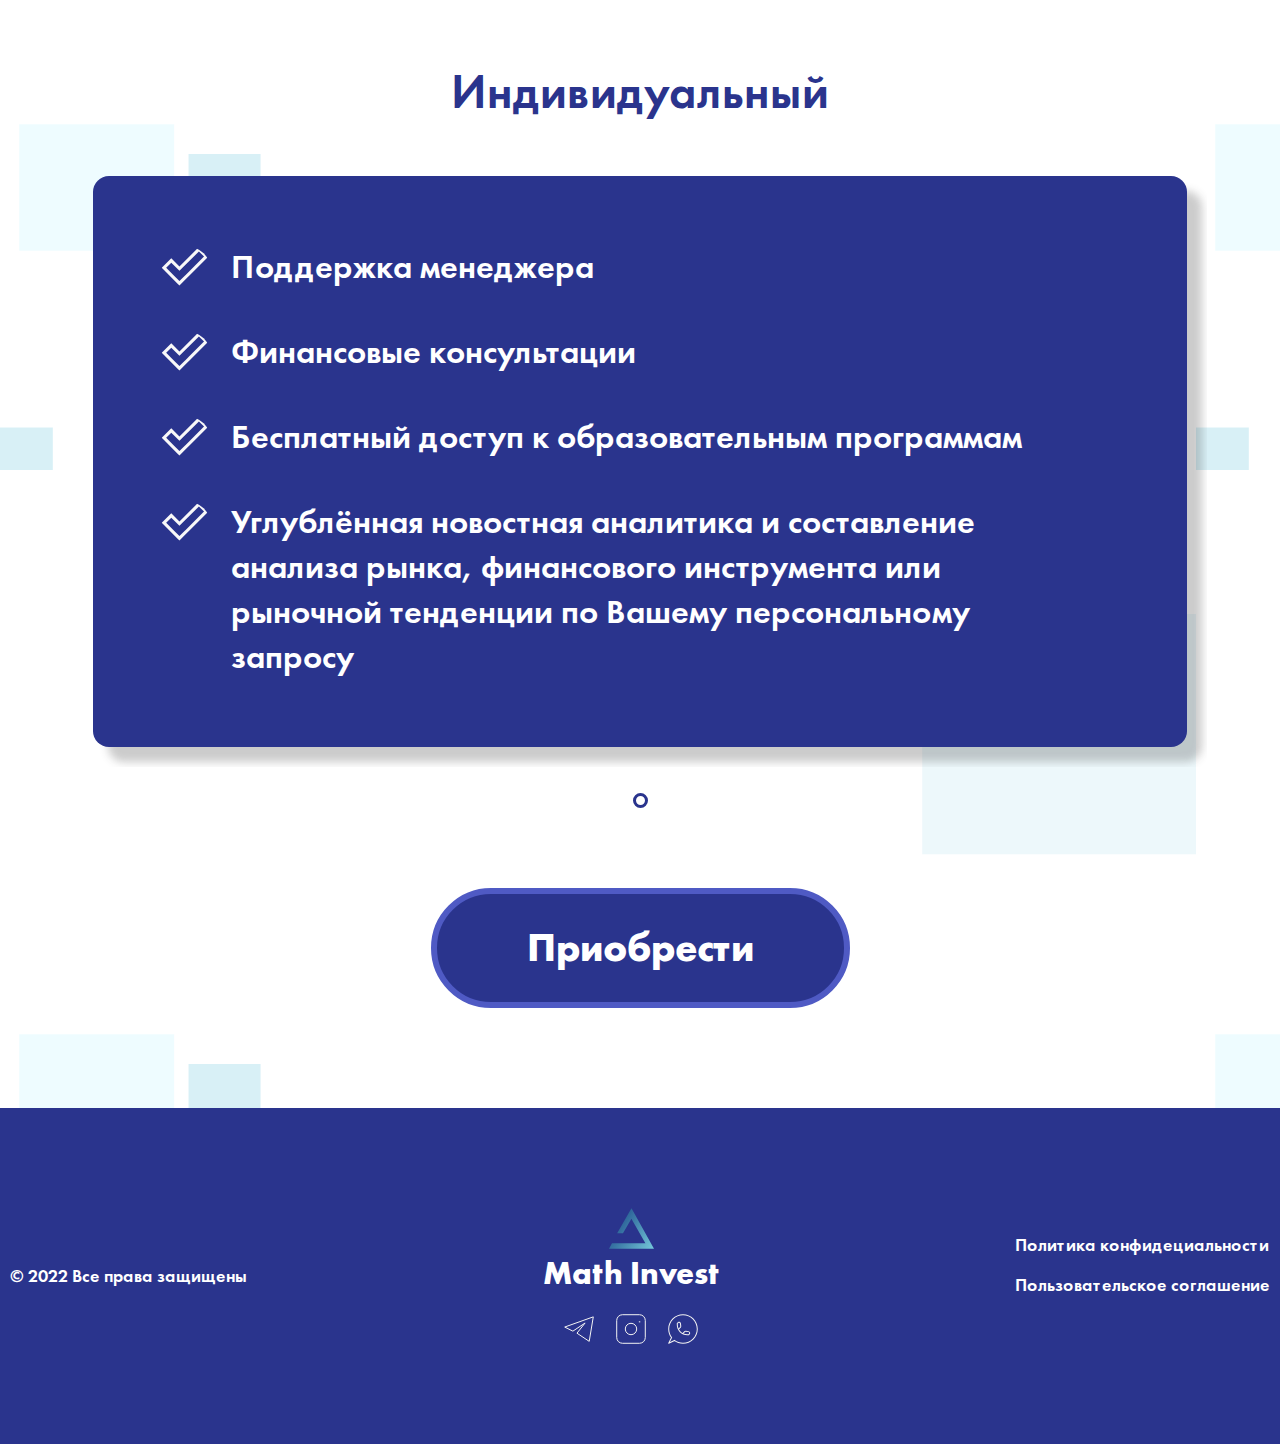
<file: rates.html>
<!DOCTYPE html>
<html lang="en">
<head>
    <meta charset="UTF-8">
    <meta name="viewport" content="width=device-width, initial-scale=1.0">
    <link rel="stylesheet" href="styles/fonts.css">
    <link rel="stylesheet" href="styles/main.css">
    <script src="https://code.jquery.com/jquery-3.6.0.min.js" integrity="sha256-/xUj+3OJU5yExlq6GSYGSHk7tPXikynS7ogEvDej/m4=" crossorigin="anonymous"></script>
    <script src="scripts/slick.min.js"></script>
    <title>Тарифы | MathInvest</title>
</head>
<body>
    <header class="header">
        <div class="container">
            <div class="header__wrapper">
                <div class="header__logo logo">
                    <a href="index.html" class="logo-link">
                        <img src="images/logo.svg" alt="Логотип" class="logo-image">
                        <span class="logo-sep"></span>
                        <span class="logo-text">Math Invest</span>
                    </a>
                </div>
                <div class="header__menu menu">
                    <div class="menu__icon">
                        <span></span>
                    </div>
                    <nav class="menu__body">
                        <ul class="menu__list">
                            <li><a href="index.html" class="menu__link">Главная</a></li>
                            <li><a href="about-company.html" class="menu__link">О компании</a></li>
                            <li><a href="rates.html" class="menu__link">Тарифы</a></li>
                            <li><a href="sign-up.html" class="menu__link">Войти</a></li>
                            <li><a href="#" class="menu__link">Связаться с нами</a></li>
                            <li>
                                <a href="#" class="menu__link menu__link-select">
                                    <img src="images/ru.svg" alt="Русский язык">
                                    <span class="menu__arrow"></span>
                                </a>
                                <ul class="menu__sub-list">
                                    <li><a href="#" class="menu__sub-link"><img src="images/us.svg" alt="Русский язык"></a></li>
                                    <li><a href="#" class="menu__sub-link"><img src="images/gb.svg" alt="Русский язык"></a></li>
                                    <li><a href="#" class="menu__sub-link"><img src="images/it.svg" alt="Русский язык"></a></li>
                                </ul>
                            </li>
                        </ul>
                    </nav>
                </div>
            </div>
        </div>
    </header>
    <section class="rates-main">
        <div class="container">
            <div class="rates-main__wrapper">
                <h1 class="rates-main__super-title block__title">Тарифы</h1>
                <div class="rates-main__offer rates-offer">
                    <div class="rates-offer__items">
                        <div data-goto=".rates-slider__premium" class="rates-offer__item rates-offer__item_first">Премиум</div>
                        <div data-goto=".rates-slider__basic" class="rates-offer__item rates-offer__item_second">Базовый</div>
                        <div data-goto=".rates-slider__individual" class="rates-offer__item rates-offer__item_third">Индивидуальный</div>
                    </div>
                    <div class="rates-offer__lines-wrapper">
                        <div class="rates-offer__lines">
                            <span class="vertical-line vl_1"></span>
                            <span class="horizontal-line hl_1"></span>
                            <span class="vertical-line vl_2"></span>
                            <span class="horizontal-line hl_2"></span>
                            <span class="vertical-line vl_3"><span class="line-arrow"></span></span>
                        </div>
                    </div>
                    <div class="rates-offer__info">
                        <p class="rates-offer__text">Пока не определились?</p>
                        <a href="sign-up.html" class="rates-offer__link">Оформить пробный период</a>
                    </div>
                </div>
                <div class="rates-main__sliders rates-slider">
                    <div class="rates-slider__basic">
                        <div class="rates-slider__title">Базовый</div>
                        <div class="rates-main__slider-wrapper">
                            <div class="rates-main__slider">
                                <div class="rates-main__slide rates-main__slide_first">
                                    <div class="rates-main__slide-title">Анализ финансовых инструментов</div>
                                    <div class="rates-main__slide-description">На основании математического моделирования определяются максимально возможные колебания стоимости акций и облигаций</div>
                                    <div class="rates-main__slide-description">Производится расчёт вероятности роста стоимости финансовых инструментов</div>
                                    <div class="rates-main__slide-description">Платформой регулярно обновляются значения бета-коэффициентов и показателей волатильности</div>
                                </div>
                                <div class="rates-main__slide rates-main__slide_second">
                                    <div class="rates-main__slide-title">Анализ личного инвестиционного портфеля</div>
                                    <div class="rates-main__slide-items">
                                        <div class="rates-main__slider-lines">
                                            <span class="horizontal-line horizontal-line_first"><span class="line-arrow"></span></span>
                                            <span class="vertical-line vertical-line_first"></span>
                                            <span class="horizontal-line horizontal-line_second"></span>
                                            <span class="vertical-line vertical-line_second"><span class="line-arrow"></span></span>
                                        </div>
                                        <div class="rates-main__slide-item rates-main__slide-item_first">
                                            <div class="rates-main__slide-item-text">
                                                <span>1</span>
                                                <p>Составьте личный инвестиционный портфель</p>
                                            </div>
                                        </div>
                                        <div class="rates-main__slide-item rates-main__slide-item_second">
                                            <div class="rates-main__slide-item-text">
                                                <span>2</span>
                                                <p>Выберите период анализа</p>
                                            </div>
                                        </div>
                                        <div class="rates-main__slide-item rates-main__slide-item_third">
                                            <div class="rates-main__slide-item-text">
                                                <span>3</span>
                                                <p>Получите полную аналитику по портфелю:</p>
                                            </div>
                                            <div class="rates-main__slide-subitems">
                                                <div class="rates-main__slide-subitem">Прогноз стоимости портфеля</div>
                                                <div class="rates-main__slide-subitem">Уровень устойчивости портфеля к колебаниям рынка</div>
                                                <div class="rates-main__slide-subitem">Максимальную доходность портфеля и максимальные потери</div>
                                            </div>
                                        </div>
                                    </div>
                                </div>
                                <div class="rates-main__slide rates-main__slide_third">
                                    <div class="rates-main__slide-title">Главные новости мировых рынков</div>
                                    <div class="rates-main__slide-description">Обзор и анализ главных мировых экономических и политических событий</div>
                                </div>
                            </div>
                        </div>
                        <div class="rates-slider__button">
                            <a href="sign-up.html" class="rates-slider__link">Приобрести</a>
                        </div>
                    </div>
                    <div class="rates-slider__premium">
                        <div class="rates-slider__title">Премиум</div>
                        <div class="rates-main__slider-wrapper">
                            <div class="rates-main__slider">
                                <div class="rates-main__slide rates-main__slide_first">
                                    <div class="rates-main__slide-title">Формирование личного инвестиционного портфеля</div>
                                    <div class="rates-main__list">
                                        <div class="rates-main__item">
                                            <span>1</span>
                                            <p>Выберите финансовую цель</p>
                                        </div>
                                        <div class="rates-main__item">
                                            <span>2</span>
                                            <p>Выберите рынок и сектор для инвестиций</p>
                                        </div>
                                        <div class="rates-main__item">
                                            <span>3</span>
                                            <p>Платформа формирует наиболее подходящий и устойчивый портфель</p>
                                        </div>
                                    </div>
                                </div>
                                <div class="rates-main__slide rates-main__slide_second">
                                    <div class="rates-main__slide-title">База оценочных организаций</div>
                                    <div class="rates-main__slide-subtitle">Проверенные организации, специализирующиеся на оценке антиквариата</div>
                                    <div class="rates-main__slide-description">Экспертные комиссии Math Invest проводят индивидуальный анализ каждой компании, предлагающей услуги оценки, покупки и продажи предметов антиквариата и нумизматических активов. В реестр M.I. попадают исключительно надёжные юридические лица, обеспечивающие безопасные вложения.</div>
                                </div>
                                <div class="rates-main__slide rates-main__slide_third">
                                    <div class="rates-main__slide-decor"><img src="images/slide-decor.svg" alt=""></div>
                                    <div class="rates-main__slide-subtitle">По Вашему запросу Math Invest добавляет в список финансовых инструментов для рассмотрения акции или облигации, интересные персонально Вам. На основании Ваших запросов создаётся рейтинг, наиболее востребованные из которых публикуются в эксклюзивном реестре, доступном Вам.</div>
                                </div>
                                <div class="rates-main__slide rates-main__slide_fourth">
                                    <div class="rates-main__slide-title">Сравнительный анализ брокеров</div>
                                    <div class="rates-main__slide-description">M.I. Регулярно обновляет информацию о ведущих российских и международных брокерских организациях. На основании созданного рейтинга и персональных потребностей Вы можете принять наиболее взвешенное решение об обращении к конкретному брокеру.</div>
                                </div>
                                <div class="rates-main__slide rates-main__slide_fifth">
                                    <div class="rates-main__slide-title">Реестр компаний по оценке недвижимости</div>
                                    <div class="rates-main__slide-description">Math Invest составляет собственный рейтинг организаций, специализирующихся на приобретении и инвестициях в объекты недвижимости. Главным критерием рейтинга являются отзывы пользователей платформы, что позволяет провести всестороннюю оценку каждой компании.</div>
                                </div>
                            </div>
                        </div>
                        <div class="rates-slider__button">
                            <a href="sign-up.html" class="rates-slider__link">Приобрести</a>
                        </div>
                    </div>
                    <div class="rates-slider__individual">
                        <div class="rates-slider__title">Индивидуальный</div>
                        <div class="rates-main__slider-wrapper">
                            <div class="rates-main__slider">
                                <div class="rates-main__slide rates-main__slide_first">
                                    <div class="rates-main__slide-description">Поддержка менеджера</div>
                                    <div class="rates-main__slide-description">Финансовые консультации</div>
                                    <div class="rates-main__slide-description">Бесплатный доступ к образовательным программам</div>
                                    <div class="rates-main__slide-description">Углублённая новостная аналитика и составление анализа рынка, финансового инструмента или рыночной тенденции по Вашему персональному запросу</div>
                                </div>
                            </div>
                        </div>
                        <div class="rates-slider__button">
                            <a href="sign-up.html" class="rates-slider__link">Приобрести</a>
                        </div>
                    </div>
                </div>
            </div>
        </div>
    </section>
    <footer class="footer">
        <div class="container">
            <div class="footer__wrapper">
                <div class="footer__copyright">
                    &copy; 2022 Все права защищены
                </div>
                <div class="footer__logo-social">
                    <div class="footer_logo">
                        <img src="images/logo.svg" alt="Логотип" class="logo-image">
                        <span class="logo-text">Math Invest</span>
                    </div>
                    <div class="footer__social">
                        <a href="#" class="footer__social_telegram">
                            <img src="images/telegram.svg" alt="Telegram">
                        </a>
                        <a href="#" class="footer__social_instagram">
                            <img src="images/instagram.svg" alt="Instagram">
                        </a>
                        <a href="#" class="footer__social_whatsapp">
                            <img src="images/whatsapp.svg" alt="Whatsapp">
                        </a>
                    </div>
                </div>
                <div class="footer__documents">
                    <a href="#">Политика конфидециальности</a>
                    <a href="#">Пользовательское соглашение</a>
                </div>
            </div>
        </div>
    </footer>
    <script src="scripts/animation.js"></script>
    <script src="scripts/main.js"></script>
</body>
</html>
</file>
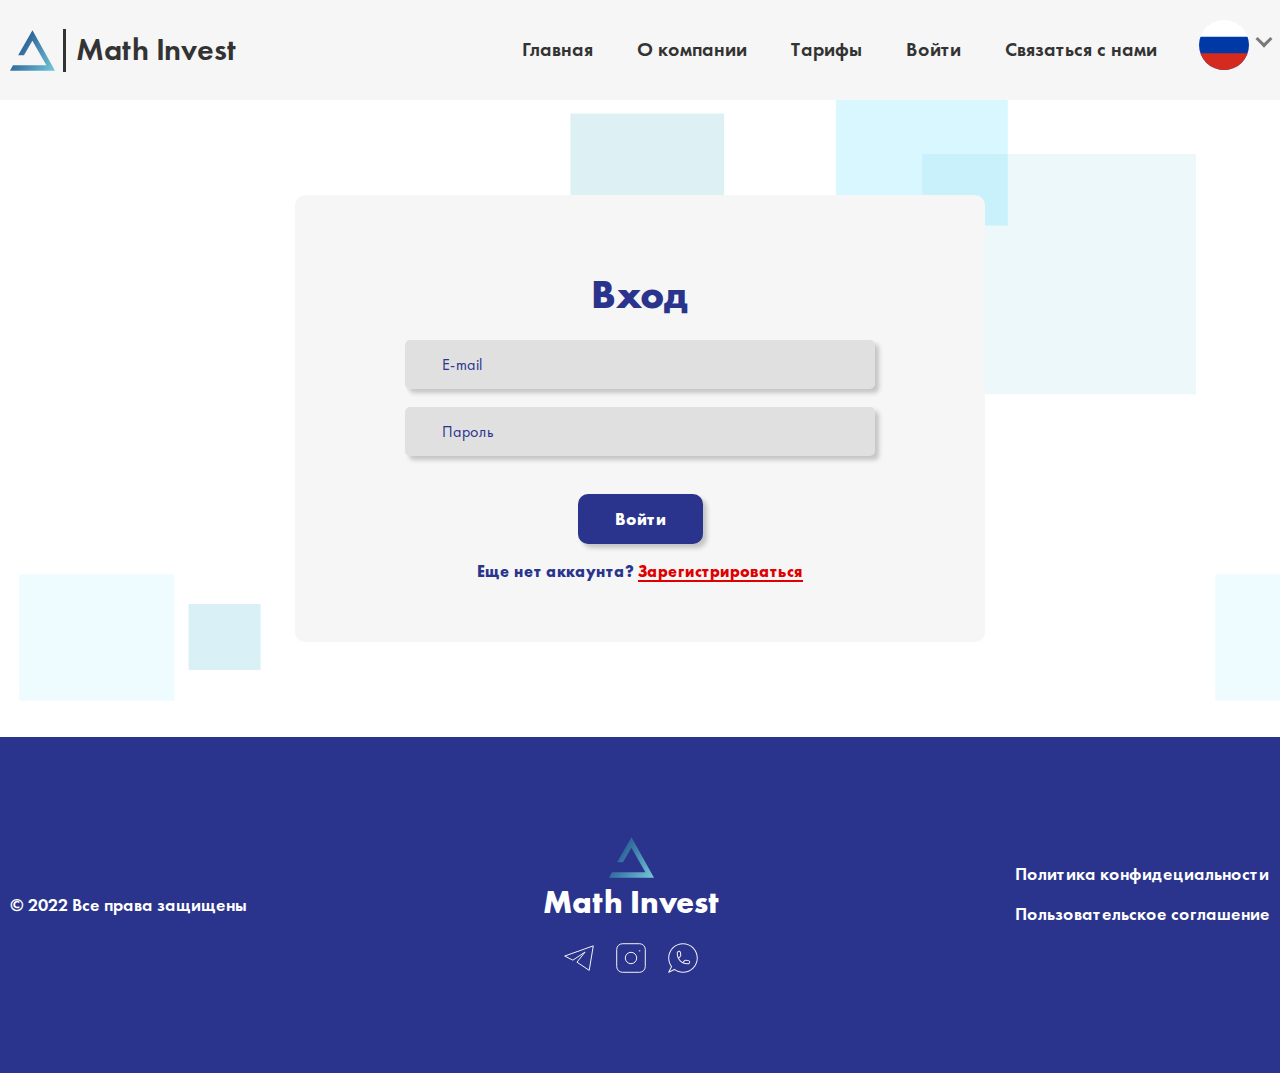
<file: sign-in.html>
<!DOCTYPE html>
<html lang="en">
<head>
    <meta charset="UTF-8">
    <meta name="viewport" content="width=device-width, initial-scale=1.0">
    <link rel="stylesheet" href="styles/fonts.css">
    <link rel="stylesheet" href="styles/main.css">
    <script src="https://code.jquery.com/jquery-3.6.0.min.js" integrity="sha256-/xUj+3OJU5yExlq6GSYGSHk7tPXikynS7ogEvDej/m4=" crossorigin="anonymous"></script>
    <script src="scripts/slick.min.js"></script>
    <title>Зарегестрироваться | MathInvest</title>
</head>
<body>
    <header class="header">
        <div class="container">
            <div class="header__wrapper">
                <div class="header__logo logo">
                    <a href="index.html" class="logo-link">
                        <img src="images/logo.svg" alt="Логотип" class="logo-image">
                        <span class="logo-sep"></span>
                        <span class="logo-text">Math Invest</span>
                    </a>
                </div>
                <div class="header__menu menu">
                    <div class="menu__icon">
                        <span></span>
                    </div>
                    <nav class="menu__body">
                        <ul class="menu__list">
                            <li><a href="index.html" class="menu__link">Главная</a></li>
                            <li><a href="about-company.html" class="menu__link">О компании</a></li>
                            <li><a href="rates.html" class="menu__link">Тарифы</a></li>
                            <li><a href="sign-up.html" class="menu__link">Войти</a></li>
                            <li><a href="#" class="menu__link">Связаться с нами</a></li>
                            <li>
                                <a href="#" class="menu__link menu__link-select">
                                    <img src="images/ru.svg" alt="Русский язык">
                                    <span class="menu__arrow"></span>
                                </a>
                                <ul class="menu__sub-list">
                                    <li><a href="#" class="menu__sub-link"><img src="images/us.svg" alt="Русский язык"></a></li>
                                    <li><a href="#" class="menu__sub-link"><img src="images/gb.svg" alt="Русский язык"></a></li>
                                    <li><a href="#" class="menu__sub-link"><img src="images/it.svg" alt="Русский язык"></a></li>
                                </ul>
                            </li>
                        </ul>
                    </nav>
                </div>
            </div>
        </div>
    </header>
    <section class="reg-form">
        <div class="container">
            <div class="reg-block__wrapper">
                <h1 class="reg-form__title">Вход</h1>
                <form action="#" method="post" class="reg-form__form entry-form">
                    <input type="email" class="reg-form__email" name="email" placeholder="E-mail">
                    <input type="password" class="reg-form__password" name="password" placeholder="Пароль">
                    <input type="submit" value="Войти" class="reg-form__btn">
                    <p class="reg-form__subtitle">Еще нет аккаунта? <a href="sign-up.html">Зарегистрироваться</a></p>
                </form>
            </div>
        </div>
    </section>
    <footer class="footer">
        <div class="container">
            <div class="footer__wrapper">
                <div class="footer__copyright">
                    &copy; 2022 Все права защищены
                </div>
                <div class="footer__logo-social">
                    <div class="footer_logo">
                        <img src="images/logo.svg" alt="Логотип" class="logo-image">
                        <span class="logo-text">Math Invest</span>
                    </div>
                    <div class="footer__social">
                        <a href="#" class="footer__social_telegram">
                            <img src="images/telegram.svg" alt="Telegram">
                        </a>
                        <a href="#" class="footer__social_instagram">
                            <img src="images/instagram.svg" alt="Instagram">
                        </a>
                        <a href="#" class="footer__social_whatsapp">
                            <img src="images/whatsapp.svg" alt="Whatsapp">
                        </a>
                    </div>
                </div>
                <div class="footer__documents">
                    <a href="#">Политика конфидециальности</a>
                    <a href="#">Пользовательское соглашение</a>
                </div>
            </div>
        </div>
    </footer>
    <script src="scripts/animation.js"></script>
    <script src="scripts/main.js"></script>
</body>
</html>
</file>
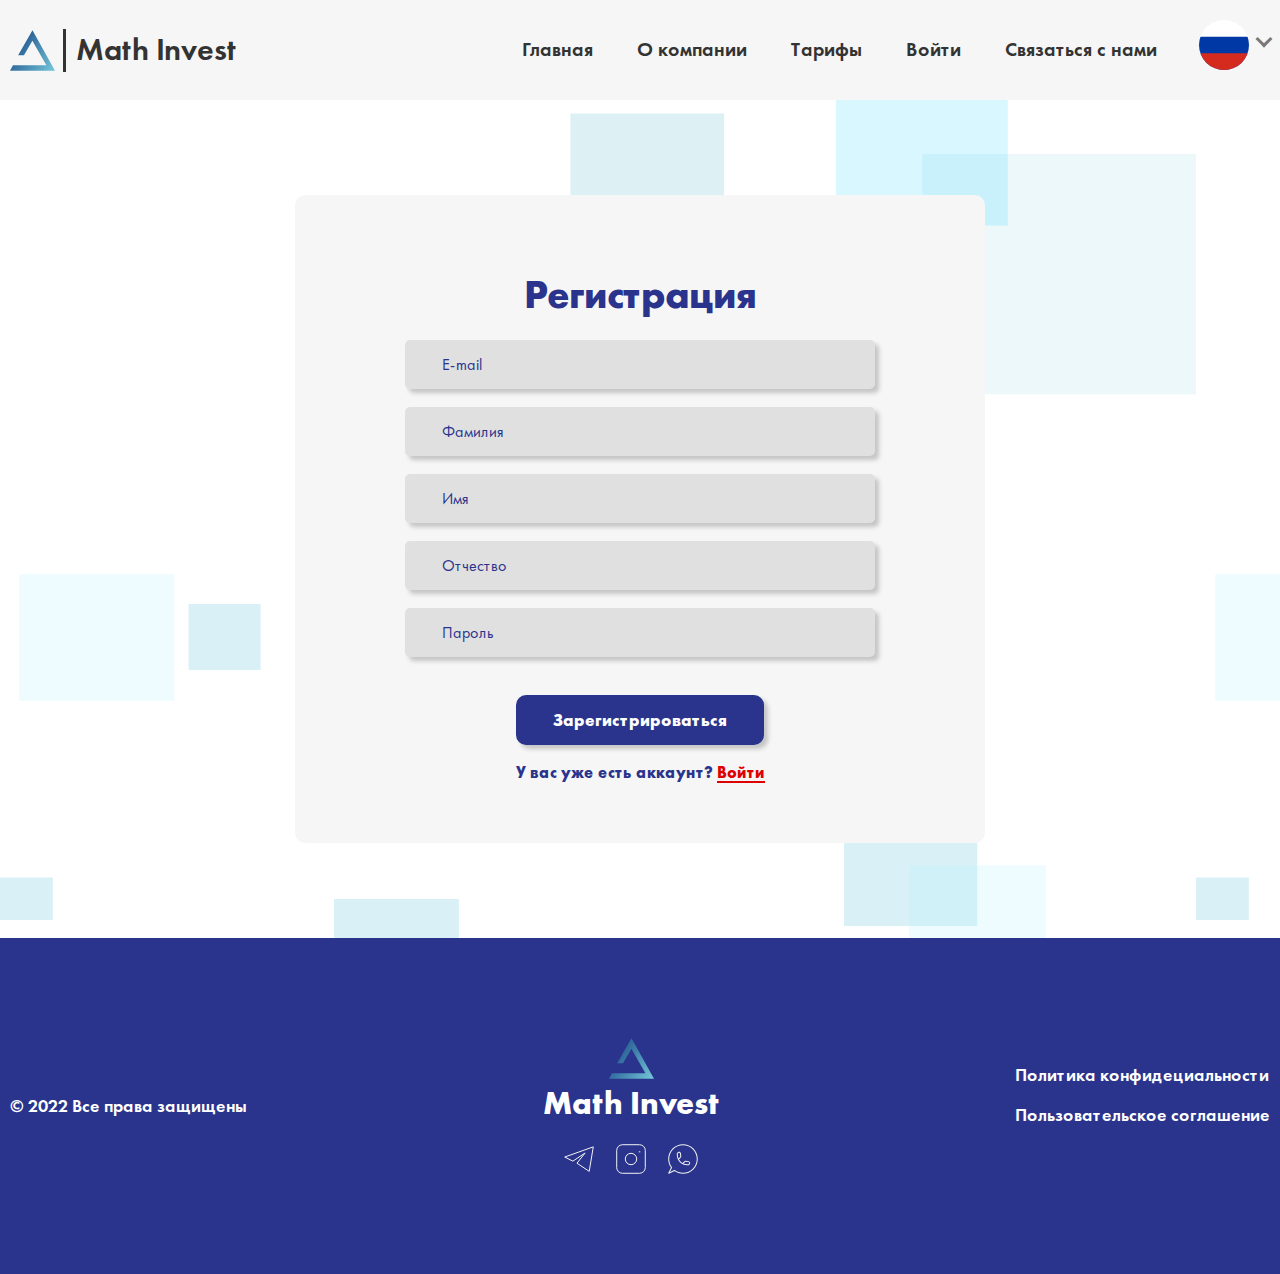
<file: sign-up.html>
<!DOCTYPE html>
<html lang="en">
<head>
    <meta charset="UTF-8">
    <meta name="viewport" content="width=device-width, initial-scale=1.0">
    <link rel="stylesheet" href="styles/fonts.css">
    <link rel="stylesheet" href="styles/main.css">
    <script src="https://code.jquery.com/jquery-3.6.0.min.js" integrity="sha256-/xUj+3OJU5yExlq6GSYGSHk7tPXikynS7ogEvDej/m4=" crossorigin="anonymous"></script>
    <script src="scripts/slick.min.js"></script>
    <title>Зарегестрироваться | MathInvest</title>
</head>
<body>
    <header class="header">
        <div class="container">
            <div class="header__wrapper">
                <div class="header__logo logo">
                    <a href="index.html" class="logo-link">
                        <img src="images/logo.svg" alt="Логотип" class="logo-image">
                        <span class="logo-sep"></span>
                        <span class="logo-text">Math Invest</span>
                    </a>
                </div>
                <div class="header__menu menu">
                    <div class="menu__icon">
                        <span></span>
                    </div>
                    <nav class="menu__body">
                        <ul class="menu__list">
                            <li><a href="index.html" class="menu__link">Главная</a></li>
                            <li><a href="about-company.html" class="menu__link">О компании</a></li>
                            <li><a href="rates.html" class="menu__link">Тарифы</a></li>
                            <li><a href="sign-up.html" class="menu__link">Войти</a></li>
                            <li><a href="#" class="menu__link">Связаться с нами</a></li>
                            <li>
                                <a href="#" class="menu__link menu__link-select">
                                    <img src="images/ru.svg" alt="Русский язык">
                                    <span class="menu__arrow"></span>
                                </a>
                                <ul class="menu__sub-list">
                                    <li><a href="#" class="menu__sub-link"><img src="images/us.svg" alt="Русский язык"></a></li>
                                    <li><a href="#" class="menu__sub-link"><img src="images/gb.svg" alt="Русский язык"></a></li>
                                    <li><a href="#" class="menu__sub-link"><img src="images/it.svg" alt="Русский язык"></a></li>
                                </ul>
                            </li>
                        </ul>
                    </nav>
                </div>
            </div>
        </div>
    </header>
    <section class="reg-form">
        <div class="container">
            <div class="reg-form__wrapper reg-block__wrapper target target-1">
                <h1 class="reg-form__title">Регистрация</h1>
                <form action="#" method="post" class="reg-form__form">
                    <input type="email" class="reg-form__email" name="email" placeholder="E-mail" required>
                    <input type="text" class="reg-form__surname" name="surname" placeholder="Фамилия" required>
                    <input type="text" class="reg-form__name" name="name" placeholder="Имя">
                    <input type="text" class="reg-form__patronymic" name="patronymic" placeholder="Отчество" required>
                    <input type="password" class="reg-form__password" name="password" placeholder="Пароль" required>
                    <input type="submit" value="Зарегистрироваться" class="reg-form__btn source source-2" required>
                </form>
                <p class="reg-form__subtitle">У вас уже есть аккаунт? <a href="sign-in.html">Войти</a></p>
            </div>
            <div class="reg-confirm__wrapper reg-block__wrapper target target-2">
                <h1 class="reg-confirm__title">Подтверждение на e-mail</h1>
                <p class="reg-confirm__subtitle">На вашу почту pochtachiato@mail.ru направлено письмо для подтверждения регистрации</p>
                <div class="reg-confirm__link"><a href="#">Отправить еще раз</a></div>
                <div class="reg-confirm__link"><a href="#">Не приходит письмо подтвеждения?</a></div>
                <div class="reg-confirm__link"><a href="" class="source source-2">Вернуться</a></div>
                <a href="sign-in.html" class="reg-confirm__btn">Далее</a>
            </div>
        </div>
    </section>
    <footer class="footer">
        <div class="container">
            <div class="footer__wrapper">
                <div class="footer__copyright">
                    &copy; 2022 Все права защищены
                </div>
                <div class="footer__logo-social">
                    <div class="footer_logo">
                        <img src="images/logo.svg" alt="Логотип" class="logo-image">
                        <span class="logo-text">Math Invest</span>
                    </div>
                    <div class="footer__social">
                        <a href="#" class="footer__social_telegram">
                            <img src="images/telegram.svg" alt="Telegram">
                        </a>
                        <a href="#" class="footer__social_instagram">
                            <img src="images/instagram.svg" alt="Instagram">
                        </a>
                        <a href="#" class="footer__social_whatsapp">
                            <img src="images/whatsapp.svg" alt="Whatsapp">
                        </a>
                    </div>
                </div>
                <div class="footer__documents">
                    <a href="#">Политика конфидециальности</a>
                    <a href="#">Пользовательское соглашение</a>
                </div>
            </div>
        </div>
    </footer>
    <script src="scripts/animation.js"></script>
    <script src="scripts/main.js"></script>
</body>
</html>
</file>
<file: styles/fonts.css>
@font-face {
  font-family: "Futura PT";
  src: url("../fonts/FuturaPT-Book.eot");
  src: url("../fonts/FuturaPT-Book.eot?#iefix") format("embedded-opentype"),
    url("../fonts/FuturaPT-Book.woff") format("woff"),
    url("../fonts/FuturaPT-Book.ttf") format("truetype");
  font-weight: normal;
  font-style: normal;
}
@font-face {
  font-family: "Futura PT";
  src: url("../fonts/FuturaPT-Demi.eot");
  src: url("../fonts/FuturaPT-Demi.eot?#iefix") format("embedded-opentype"),
    url("../fonts/FuturaPT-Demi.woff") format("woff"),
    url("../fonts/FuturaPT-Demi.ttf") format("truetype");
  font-weight: 600;
  font-style: normal;
}
@font-face {
  font-family: "Futura PT";
  src: url("../fonts/FuturaPT-Bold.eot");
  src: url("../fonts/FuturaPT-Bold.eot?#iefix") format("embedded-opentype"),
    url("../fonts/FuturaPT-Bold.woff") format("woff"),
    url("../fonts/FuturaPT-Bold.ttf") format("truetype");
  font-weight: bold;
  font-style: normal;
}
@font-face {
  font-family: "Oswald";
  src: url("../fonts/Oswald-Regular.eot");
  src: url("../fonts/Oswald-Regular.eot?#iefix") format("embedded-opentype"),
    url("../fonts/Oswald-Regular.woff") format("woff"),
    url("../fonts/Oswald-Regular.ttf") format("truetype");
  font-weight: normal;
  font-style: normal;
}
@font-face {
  font-family: "Audiowide";
  src: url("../fonts/Audiowide-Regular.eot");
  src: url("../fonts/Audiowide-Regular.eot?#iefix") format("embedded-opentype"),
    url("../fonts/Audiowide-Regular.woff") format("woff"),
    url("../fonts/Audiowide-Regular.ttf") format("truetype");
  font-weight: normal;
  font-style: normal;
}
</file>
<file: styles/main.css>
/* RESET */
*,
*::before,
*::after {
  padding: 0;
  margin: 0;
  border: 0;
  outline: none;
  box-sizing: border-box;
}
a {
  display: inline-block;
  text-decoration: none;
  color: #333;
}
ul,
ol,
li {
  list-style: none;
}
img {
  vertical-align: top;
}
h1,
h2,
h3,
h4,
h5,
h5,
h6 {
  font-weight: inherit;
  font-size: inherit;
}
input {
  font-family: inherit;
}
html,
body {
  height: 100%;
  line-height: 1;
  font-size: 16px;
  background-color: #fff;
  color: #333;
  font-family: "Futura PT", sans-serif;
}
.container {
  height: 100%;
  max-width: 1280px;
  margin: 0 auto;
  padding: 0 10px;
}
.hidden {
  display: none;
}
.block__list-item {
  position: relative;
  padding-left: 25px;
  margin-bottom: 20px;
}
.block__list-item::before {
  content: "";
  display: inline-block;
  width: 8px;
  height: 8px;
  position: absolute;
  top: 8px;
  left: 0;
  border-radius: 50%;
  background-color: #fff;
}
.block__title {
  margin: 40px 0;
  font-weight: 600;
  color: #2a348d;
  text-align: center;
  font-size: 50px;
}
.block__text {
  font-size: 30px;
  line-height: 1.5;
}
.block__text .block__list-item {
  margin-bottom: 0;
}
.block__text .block__list-item::before {
  top: 19px;
  background-color: #333;
}
body._lock {
  overflow: hidden;
}
.slick-list {
  overflow: hidden;
  padding: 20px;
  padding-top: 0;
}
.slick-track {
  display: flex;
}
.vertical-line,
.horizontal-line {
  background-color: #2a348d;
  position: absolute;
}
.vertical-line {
  width: 3px;
  height: 0px;
  transition: all 1s ease-in 1s;
}
.horizontal-line {
  width: 0;
  height: 3px;
  transition: all 1s ease-in 0s;
}
.vertical-line._active {
  height: 50px;
  opacity: 1;
}
.horizontal-line._active {
  width: 490px;
  opacity: 1;
}
.line-arrow {
  width: 10px;
  height: 10px;
  position: absolute;
  bottom: 0;
  left: 0;
  margin-left: -3px;
  border-top: 3px solid #2a348d;
  border-right: 3px solid #2a348d;
  transform: rotate(135deg);
  transition: all 1s ease 2s;
  opacity: 0;
}
.horizontal-line .line-arrow {
  right: 0;
  left: auto;
  transform: rotate(45deg);
  margin-bottom: -3px;
}
.vertical-line._active .line-arrow,
.horizontal-line._active .line-arrow {
  opacity: 1;
}

/* HEADER */
.header {
  background-color: #f6f6f6;
  font-weight: 600;
}
.header__wrapper {
  display: flex;
  align-items: center;
  justify-content: space-between;
  min-height: 100px;
}
.logo {
  z-index: 10;
}
.logo-link {
  display: flex;
  align-items: center;
}
.logo-image {
  width: 45px;
  height: 41px;
  display: inline-block;
}
.logo-sep {
  display: inline-block;
  width: 3px;
  height: 43px;
  margin: 0 10px 0 8px;
  background-color: #333;
}
.logo-text {
  font-size: 32px;
  line-height: 40px;
  color: #333;
  position: relative;
}
.menu__icon {
  display: none;
}
.menu__list > li {
  position: relative;
  margin: 0 0 0 40px;
  font-size: 20px;
}
.menu__list > li:last-child img {
  width: 50px;
  height: 50px;
  border-radius: 50%;
}
.menu__arrow {
  display: inline-block;
  width: 12px;
  height: 12px;
  margin: 13px 0 0 4px;
  border-top: 3px solid #7c7878;
  border-right: 3px solid #7c7878;
  transform: rotate(135deg);
}
.menu__sub-list {
  position: absolute;
  top: 100%;
  right: 10px;
  background-color: #fff;
  border: 3px solid #f6f6f6;
  box-shadow: 0 0 10px rgba(0, 0, 0, 0.3);
  padding: 10px;
  border-radius: 10px;
}
.menu__sub-list > li {
  margin-bottom: 8px;
}
.menu__sub-list > li:last-child {
  margin: 0;
}
body._pc .menu__list > li:hover .menu__sub-list {
  opacity: 1;
  visibility: visible;
  pointer-events: all;
  transform: translate(0px, 0px);
}
body._touch .menu__list > li._active .menu__sub-list {
  opacity: 1;
  visibility: visible;
  pointer-events: all;
  transform: translate(0px, 0px);
}

/* MAIN */
.main {
  background: linear-gradient(to right, #2a348d 50%, transparent 50%);
}
.main__wrapper {
  display: flex;
  min-height: 776px;
  width: 100%;
}
.main__info {
  width: 50%;
  color: #fff;
  font-size: 25px;
}
.main__title {
  margin-top: 105px;
  font-weight: bold;
  font-size: 40px;
  transform: translate(-120%, 0px);
  transition: all 0.3s ease 0s;
}
.main__subtitle {
  margin-top: 20px;
  transform: translate(-120%, 0px);
  transition: all 0.3s ease 0s;
}
.main__title._active {
  transform: translate(0px, 0px);
  transition: all 0.8s ease 0s;
}
.main__subtitle._active {
  transform: translate(0px, 0px);
  transition: all 0.8s ease 0.3s;
}
.main__list {
  margin-top: 80px;
  margin-left: 30px;
}
.main__list li {
  transform: translate(-120%, 0px);
  transition: all 0.3s ease 0s;
}
.main__list._active li {
  transform: translate(0px, 0px);
}
.main__list._active li:nth-child(1) {
  transition: all 0.8s ease 0.5s;
}
.main__list._active li:nth-child(2) {
  transition: all 0.8s ease 0.8s;
}
.main__list._active li:nth-child(3) {
  transition: all 0.8s ease 1.1s;
}
.main__list._active li:nth-child(4) {
  transition: all 0.8s ease 1.4s;
}
.main__list._active li:nth-child(5) {
  transition: all 0.8s ease 1.7s;
}
.main__reg-btn {
  padding: 30px 118px;
  margin-top: 84px;
  position: relative;
  background-color: #fff;
  border-radius: 10px;
  font-weight: 600;
  font-size: 30px;
  color: #2a348d;
}
.main__reg-btn::before {
  content: "";
  position: absolute;
  top: 0;
  left: 0;
  width: 0;
  height: 100%;
  background: rgba(1, 39, 114, 0.2);
  border-radius: 10px;
  transition: all 1s ease;
}
.main__reg-btn:hover::before {
  width: 100%;
}
.main__logo {
  width: 50%;
  background: url("../images/main-bg.svg") left 20px no-repeat;
}
.main__logo .logo-link {
  margin-top: 240px;
  margin-left: 70px;
}
.main__logo .logo-image {
  width: auto;
  height: auto;
}
.main__logo .logo-sep {
  height: 260px;
  width: 4px;
  margin: 0 45px;
  background-color: #333;
}
.main__logo .logo-text {
  font-family: "Oswald", sans-serif;
  color: #333;
  width: 70px;
  line-height: 55px;
}

/* ABOUT */
.about__text {
  margin-bottom: 60px;
}
.about__list {
  max-width: 800px;
  font-size: 25px;
}
.desk {
  display: flex;
  flex-wrap: wrap;
  justify-content: space-between;
  margin-bottom: 100px;
}
.desk__item {
  border-radius: 10px;
  box-shadow: 4px 4px 4px rgba(0, 0, 0, 0.25);
  height: 335px;
  padding-top: 40px;
  padding-left: 30px;
  margin-bottom: 35px;
  background-color: #f6f6f6;
  position: relative;
  display: inline-block;
}
.desk__title {
  margin-bottom: 30px;
  font-weight: 600;
  color: #2a348d;
  font-size: 26px;
}
.desk__info {
  display: flex;
}
.desk__description {
  font-size: 18px;
  line-height: 1.4;
  margin-bottom: 10px;
}
.desk__image {
  display: inline-block;
  position: absolute;
}
.desk__item-element {
  font-size: 18px;
  padding-left: 15px;
  margin-bottom: 10px;
}
.desk__item-element::before {
  background-color: #333;
  width: 6px;
  height: 6px;
  top: 5px;
}
.desk__item_mobile-app {
  width: 48%;
}
.desk__item_mobile-app .desk__description {
  width: 224px;
}
.desk__item_mobile-app .desk__image {
  bottom: -4px;
  right: 20px;
}
.desk__item_news {
  width: 48%;
}
.desk__item_news .desk__description {
  width: 240px;
}
.desk__item_news .desk__image {
  top: 60px;
  right: 20px;
}
.desk__item_education {
  width: 58%;
}
.desk__item_education .desk__image {
  top: 0;
  right: 40px;
}
.desk__item_form {
  width: 38%;
}
.desk__item_form .desk__description {
  display: inline-block;
  width: 154px;
}
.desk__form {
  position: absolute;
  top: 100px;
  right: 20px;
  width: 255px;
}
.desk__form-name,
.desk__form-email {
  width: 255px;
  background-color: #e0e0e0;
  font-family: "Futura PT", sans-serif;
  color: #2a348d;
  font-size: 16px;
  padding: 15px 20px;
  border-radius: 10px;
  margin-bottom: 10px;
}
.desk__form-email {
  margin-bottom: 30px;
}
.desk__form-name::placeholder,
.desk__form-email::placeholder {
  font-family: "Futura PT", sans-serif;
  font-style: normal;
  font-weight: normal;
  color: #2a348d;
  font-size: 16px;
}
input:focus {
  border-color: red;
}
.desk__form-btn {
  width: 255px;
  background-color: #2a348d;
  font-family: "Futura PT", sans-serif;
  font-weight: bold;
  color: #fff;
  font-size: 17px;
  padding: 15px 0;
  border-radius: 10px;
  cursor: pointer;
  transition: all 0.3s ease;
}
.desk__form-btn:hover {
  box-shadow: 6px 6px 2px 1px rgba(42, 52, 141, 0.5);
}
.desk__form-btn:active {
  background-color: #232b70;
}

/* RATES */
.rates {
  margin-bottom: 110px;
}
.rates__wrapper {
  display: flex;
  justify-content: space-between;
}
.rates__item {
  width: 30%;
  box-shadow: 4px 4px 4px rgba(51, 51, 51, 0.25);
  border-radius: 25px;
  text-align: center;
  padding-top: 35px;
  min-height: 485px;
}
.rates__title {
  font-weight: bold;
  font-size: 22px;
  color: #545fc2;
  margin-bottom: 25px;
}
.rates__property-list {
  line-height: 21px;
  width: 260px;
  text-align: left;
  padding-left: 45px;
  min-height: 265px;
}
.rates__property {
  margin-bottom: 10px;
}
.rates__price {
  font-weight: bold;
  font-size: 20px;
  color: #545fc2;
  margin-top: 10px;
  margin-bottom: 20px;
}
.rates__buy-btn {
  color: #fff;
  font-size: 17px;
  font-weight: bold;
  border-radius: 25px;
  padding: 15px 35px;
  background-color: #545fc2;
  transition: box-shadow 0.3s ease-in;
}
.rates__buy-btn:hover {
  box-shadow: 4px 5px 2px 0px rgba(42, 52, 141, 0.5);
}
.rates__item-base {
  background-color: #f5f5f5;
}
.rates__item-premium {
  background-color: #545fc2;
  color: #fff;
}
.rates__item-premium .rates__property-list {
  width: 302px;
}
.rates__item-individual {
  background-color: #2a348d;
  color: #fff;
}
.rates__item-individual .rates__property-list {
  width: 306px;
}
.rates__item-premium .rates__title,
.rates__item-premium .rates__price,
.rates__item-individual .rates__price,
.rates__item-individual .rates__title {
  color: #fff;
}
.rates__item-premium .rates__buy-btn,
.rates__item-individual .rates__buy-btn {
  background-color: #fff;
  color: #545fc2;
}
.rates__item-premium .rates__buy-btn:hover,
.rates__item-individual .rates__buy-btn:hover {
  box-shadow: 4px 5px 2px 0px rgba(255, 255, 255, 0.5);
}

/* TRIAL */
.trial {
  margin-bottom: 60px;
}
.trial__list {
  font-size: 30px;
}
.trial__list .block__list-item::before {
  background-color: #333;
  top: 10px;
}
.trial__link-info {
  color: #2a348d;
  font-size: 30px;
  transition: border 0.2s ease-out;
  border-bottom: 2px solid #2a348d;
}
.trial__link-info:hover {
  border-bottom: 2px solid transparent;
}

/* FOOTER */
.footer {
  background-color: #2a348d;
  color: #fff;
  min-height: 336px;
  padding-top: 100px;
}
.footer__wrapper {
  display: flex;
  justify-content: space-between;
  align-items: center;
  font-size: 18px;
  font-weight: 600;
}
.footer__logo-social {
  text-align: center;
}
.footer_logo img {
  display: block;
  margin: 0 auto;
  margin-bottom: 5px;
}
.footer_logo span {
  display: block;
  font-weight: bold;
  font-size: 32px;
  color: #fff;
  margin-bottom: 20px;
}
.footer__social {
  display: flex;
  justify-content: space-evenly;
}
.footer__social img {
  display: inline-block;
  width: 30px;
  height: 30px;
}
.footer__documents a {
  color: #fff;
  display: block;
  margin-bottom: 20px;
  border-bottom: 2px solid transparent;
  transition: border-bottom 0.3s ease-in-out;
}
.footer__documents a:hover {
  border-bottom: 2px solid #fff;
}

/* ABOUT-MAIN */
.about-main .about-main__super-title {
  margin: 75px 0;
  font-size: 48px;
}
.about-main__scheme {
  background: url("../images/about-bg.svg") repeat-y center top;
}
.about-main__title {
  font-size: 36px;
  font-weight: 600;
  line-height: 46px;
  padding-bottom: 120px;
  margin-bottom: 5px;
  position: relative;
}
.about-main__title .horizontal-line {
  bottom: 48px;
  left: 30px;
}
.about-main__title .vertical-line {
  top: 100%;
  margin-top: -50px;
  left: 518px;
}
.about-main__title p {
  max-width: 705px;
  padding-left: 50px;
  padding-top: 30px;
  position: relative;
}
.about-main__title p span {
  position: absolute;
  background-color: #2a348d;
  transition: all 1s ease 0s;
  opacity: 0;
}
.about-main__title p span:first-child {
  width: 475px;
  height: 3px;
  top: 0;
  left: -100%;
}
.about-main__title p span:first-child._active {
  left: 0;
  opacity: 1;
}
.about-main__title p span:last-child {
  width: 3px;
  height: 290px;
  top: -100%;
  left: 30px;
}
.about-main__title p span:last-child._active {
  top: -50px;
  opacity: 1;
}
.about-main__subtitle {
  font-size: 30px;
  line-height: 38px;
  display: flex;
  justify-content: right;
  margin-bottom: 305px;
  position: relative;
}
.about-main__subtitle .vertical-line {
  top: 100%;
  left: 50%;
  transition: all 1s ease-in 0s;
}
.about-main__subtitle .vertical-line._active {
  height: 300px;
}
.about-main__subtitle .vertical-line .line-arrow {
  transition: all 1s ease 1s;
}
.about-main__subtitle p {
  max-width: 830px;
  border: 3px solid #2a348d;
  padding: 50px 70px;
}
.about-main__slider-wrapper,
.about-main__slider-wrapper {
  position: relative;
  padding-bottom: 180px;
  overflow: hidden;
}
.about-main__slider,
.rates-main__slider {
  width: 90%;
  margin: 0 auto 0 auto;
  position: relative;
}
.about-main__slide,
.rates-main__slide {
  padding: 25px 25px 50px 25px;
  border-radius: 16px;
  color: #fff;
  box-shadow: 15px 15px 8px rgba(51, 51, 51, 0.25);
}
.about-main__slide_first {
  background-color: #2a348d;
}
.about-main__slide_second {
  background-color: #6a78fb;
}
.about-main__slide_third {
  background-color: #3bb8e0;
}
.about-main__slide-title {
  display: flex;
  align-items: center;
  font-size: 40px;
  font-weight: bold;
  padding-left: 200px;
  background: url("../images/slide-bg.svg") 0 0 no-repeat;
  min-height: 177px;
  max-width: 800px;
  margin-bottom: 50px;
}
.about-main__slide-description {
  font-size: 30px;
  padding-left: 130px;
  line-height: 45px;
  margin-bottom: 20px;
}
.about-main__slide-description:last-child {
  margin-bottom: 0;
}
.about-main__slider .slick-arrow,
.rates-main__slider .slick-arrow {
  position: absolute;
  top: 50%;
  z-index: 10;
  font-size: 0;
  width: 50px;
  height: 50px;
  border-top: 3px solid #2a348d;
  border-right: 3px solid #2a348d;
  background: transparent;
  margin-top: -25px;
}
.about-main__slider .slick-arrow.slick-prev,
.rates-main__slider .slick-arrow.slick-prev {
  left: -40px;
  transform: rotate(-135deg);
}
.about-main__slider .slick-arrow.slick-next,
.rates-main__slider .slick-arrow.slick-next {
  right: -40px;
  transform: rotate(45deg);
}
.about-main__slider .slick-dots,
.rates-main__slider .slick-dots {
  display: flex;
  justify-content: center;
  align-items: center;
  margin-top: 20px;
}
.about-main__slider .slick-dots li,
.rates-main__slider .slick-dots li {
  list-style: none;
  margin: 0 10px;
}
.about-main__slider .slick-dots li.slick-active button,
.rates-main__slider .slick-dots li.slick-active button {
  background-color: transparent;
  border: 3px solid #2a348d;
}
.about-main__slider .slick-dots li button,
.rates-main__slider .slick-dots li button {
  font-size: 0;
  width: 15px;
  height: 15px;
  border-radius: 50%;
  background-color: #2a348d;
}
.about-main__slider-lines {
  position: absolute;
  bottom: 71px;
  left: 0;
  width: 1280px;
  height: 170px;
  z-index: -1;
}
.about-main__slider-lines .horizontal-line {
  top: 100px;
  right: 727px;
  transition: all 1s ease-in 1s;
}
.about-main__slider-lines .vertical-line:first-child {
  left: 550px;
  transition: all 1s ease-in 0s;
}
.about-main__slider-lines .vertical-line:last-child {
  top: 103px;
  left: 63px;
  transition: all 1s ease-in 2s;
}
.about-main__slider-lines .vertical-line:first-child._active,
.about-main__slider-lines .vertical-line:last-child._active {
  height: 100px;
}
.about-main__slider-lines .vertical-line:last-child .line-arrow {
  transition: all 1s ease 3s;
}
.about-main__info {
  display: flex;
  flex-wrap: wrap;
}
.about-main__info-item {
  display: flex;
  width: 100%;
  font-size: 30px;
  color: #2a348d;
  margin-bottom: 180px;
  position: relative;
}
.about-main__info-item_first .vertical-line {
  top: 120px;
  left: 63px;
}
.about-main__info-item_first .vertical-line > .line-arrow {
  display: none;
}
.about-main__info-item_first .horizontal-line {
  top: 440px;
  left: 63px;
  transition: all 1s ease-in 1s;
}
.about-main__info-item_first .vertical-line._active {
  height: 320px;
}
.about-main__info-item_first .horizontal-line._active {
  width: 520px;
}
.about-main__info-item_second {
  justify-content: right;
}
.about-main__info-item_second .vertical-line {
  top: 120px;
  right: 557px;
  transition: all 1s ease-in 1s;
}
.about-main__info-item_second .vertical-line:last-child {
  left: 63px;
  top: 260px;
  transition: all 1s ease-in 2s;
}
.about-main__info-item_second .vertical-line:last-child .line-arrow {
  transition: all 1s ease 3s;
}
.about-main__info-item_second .horizontal-line {
  top: 257px;
  right: 557px;
  transition: all 1s ease-in 1s;
}
.about-main__info-item_second .horizontal-line._active {
  width: 640px;
}
.about-main__info-item_second .vertical-line._active {
  height: 138px;
}
.about-main__info-item_second .vertical-line._active:last-child {
  height: 70px;
}
.about-main__info-item_third .vertical-line {
  top: 120px;
  left: 63px;
}
.about-main__info-item_third .vertical-line .line-arrow {
  transition: all 1s ease 2s;
}
.about-main__info-item_third .vertical-line:last-child {
  left: 670px;
  top: 260px;
  transition: all 1s ease-in 2s;
}
.about-main__info-item_third .vertical-line:last-child .line-arrow {
  transition: all 1s ease 3s;
}
.about-main__info-item_third .horizontal-line {
  top: 257px;
  left: 63px;
  transition: all 1s ease-in 1s;
}
.about-main__info-item_third .horizontal-line._active {
  width: 610px;
}
.about-main__info-item_third .vertical-line._active {
  height: 200px;
}
.about-main__info-item_third .vertical-line._active:last-child {
  height: 60px;
}
.about-main__info-item_fourth .vertical-line {
  display: none;
}
.about-main__info-item_fourth,
.about-main__info-item_fifth {
  width: 50%;
}
.about-main__item-digit {
  font-family: "Audiowide", sans-serif;
  font-size: 72px;
  position: relative;
  z-index: 1;
  text-align: center;
  padding-right: 45px;
}
.about-main__item-digit::before {
  content: "";
  width: 120px;
  height: 120px;
  background: #5cccef;
  filter: blur(50px);
  position: absolute;
  border-radius: 50%;
  top: -20px;
  left: 25px;
  z-index: -1;
}
.about-main__item-digit::after {
  content: "-";
  font-family: "Futura PT", sans-serif;
  position: absolute;
  top: 0;
  right: 0;
  line-height: 55px;
}
.about-main__info-item_fourth .about-main__item-digit::before,
.about-main__info-item_fifth .about-main__item-digit::before {
  left: -11px;
}
.about-main__item-digit span {
  font-family: "Futura PT", sans-serif;
  font-weight: 600;
  font-size: 40px;
  line-height: 1px;
  display: block;
}
.about-main__item-description {
  max-width: 420px;
  line-height: 38px;
}
.about-main__item-source {
  display: block;
  color: #6a78fb;
}
.about-main__services {
  background: url("../images/about-bg.svg") repeat-y center top;
  padding-bottom: 250px;
}
.about-main__services-wrapper {
  display: flex;
  flex-wrap: wrap;
}
.about-main__services-item {
  width: 645px;
  padding: 40px 30px;
  box-shadow: 15px 15px 8px rgba(51, 51, 51, 0.25);
  border-radius: 10px;
  color: #fff;
  margin-bottom: 75px;
}
.about-main__services-item_first {
  background-color: #2a348d;
}
.about-main__services-item_second {
  background-color: #6a78fb;
  margin: 0 0 75px auto;
}
.about-main__services-item_third {
  background-color: #3bb8e0;
  margin-bottom: 0;
}
.about-main__services-title {
  font-size: 35px;
  font-weight: bold;
  margin-bottom: 25px;
  line-height: 45px;
}
.about-main__services-description {
  padding-left: 10px;
  font-size: 25px;
  line-height: 32px;
  margin-bottom: 10px;
}
.about-main__services-list {
  padding-left: 25px;
}
.about-main__services-list-item {
  font-size: 25px;
  margin-bottom: 10px;
}
.about-main__partners-subtitle {
  font-size: 40px;
  line-height: 51px;
  color: #2a348d;
  margin-bottom: 80px;
}

/* RATES-MAIN */
.rates-main {
  background: url("../images/about-bg.svg") 0 0 repeat;
  margin-top: 20px;
}
.rates-main .rates-main__super-title {
  padding: 75px 0;
  font-size: 48px;
  margin: 0;
}
.rates-main__offer {
  margin-bottom: 220px;
}
.rates-offer {
  position: relative;
  cursor: pointer;
}
.rates-offer__items {
  display: flex;
  justify-content: space-between;
  align-items: flex-end;
  margin-bottom: 120px;
}
.rates-offer__item {
  font-weight: bold;
  font-size: 36px;
  color: #f6f6f6;
  padding: 30px 0;
  border-radius: 10px;
  width: 365px;
  text-align: center;
  box-shadow: 8px 8px 10px rgb(155, 155, 155);
  z-index: 2;
}
.rates-offer__item_first {
  background-color: #6a78fb;
}
.rates-offer__item_second {
  align-self: flex-start;
  background-color: #3bb8e0;
  margin-bottom: 170px;
}
.rates-offer__item_third {
  background-color: #2a348d;
}
.rates-offer__info {
  text-align: center;
  position: relative;
  z-index: 2;
}
.rates-offer__text {
  font-size: 36px;
  line-height: 46px;
  margin-bottom: 20px;
}
.rates-offer__link {
  font-weight: 600;
  border-bottom: 2px solid #2a348d;
  color: #2a348d;
  font-size: 36px;
  line-height: 36px;
  transition: all 0.5s ease 0s;
}
.rates-offer__link:hover {
  border-bottom-color: transparent;
}
.rates-offer__lines-wrapper {
  position: absolute;
  top: 96px;
  left: 50%;
  width: 734px;
  height: 620px;
  margin-left: -367px;
}
.rates-offer__lines {
  width: 100%;
  height: 620px;
}
.rates-offer__lines span {
  opacity: 1;
}
.vertical-line {
  height: 100%;
}
.horizontal-line {
  width: 100%;
}
.rates-offer__lines .line-arrow {
  opacity: 1;
}
.rates-offer__lines .vl_1 {
  height: 253px;
  left: 50%;
  top: -10px;
}
.rates-offer__lines .vl_2 {
  height: 256px;
  top: 240px;
}
.rates-offer__lines .vl_3 {
  height: 110px;
  top: 495px;
  left: 50%;
}
.rates-offer__lines .hl_1 {
  width: 367px;
  top: 240px;
}
.rates-offer__lines .hl_2 {
  width: 367px;
  top: 495px;
}
.rates-slider__title {
  font-size: 48px;
  font-weight: 600;
  color: #3bb8e0;
  text-align: center;
  margin-bottom: 60px;
}
.rates-slider__premium .rates-slider__title {
  color: #6a78fb;
}
.rates-slider__individual .rates-slider__title {
  color: #2a348d;
}
.rates-slider > div {
  margin-bottom: 200px;
}
.rates-slider > div:last-child {
  margin-bottom: 0;
  padding-bottom: 100px;
}
.rates-slider__basic .slick-dots li button {
  background-color: #3bb8e0;
}
.rates-slider__basic .slick-dots li.slick-active button {
  border-color: #3bb8e0;
}
.rates-slider__basic .slick-arrow {
  border-color: #3bb8e0;
}
.rates-slider__premium .slick-dots li button {
  background-color: #6a78fb;
}
.rates-slider__premium .slick-dots li.slick-active button {
  border-color: #6a78fb;
}
.rates-slider__premium .slick-arrow {
  border-color: #6a78fb;
}
.rates-main__slider-wrapper {
  margin-bottom: 80px;
}
.rates-main__slide {
  background-color: #3bb8e0;
}
.rates-slider__premium .rates-main__slide {
  background-color: #6a78fb;
}
.rates-slider__individual .rates-main__slide {
  background-color: #2a348d;
}
.rates-main__slide-title {
  font-size: 35px;
  font-weight: 600;
  line-height: 45px;
  margin-bottom: 45px;
}
.rates-main__slide-description {
  font-size: 36px;
  line-height: 45px;
  margin-bottom: 40px;
  padding-left: 45px;
  position: relative;
}
.rates-main__slide_first .rates-main__slide-description::before {
  content: "";
  width: 30px;
  height: 30px;
  position: absolute;
  top: 10px;
  left: 0;
  border-radius: 50%;
  background-color: #fff;
}
.rates-main__slide_third .rates-main__slide-description {
  padding-left: 55px;
}
.rates-main__slide_third .rates-main__slide-description::before {
  content: "";
  width: 40px;
  height: 40px;
  position: absolute;
  top: 10px;
  left: 0;
  background: url("../images/llist-decor.svg") 0 0 no-repeat;
}
.rates-slider__premium .rates-main__slide-title {
  font-size: 40px;
  line-height: 51px;
  margin-bottom: 30px;
}
.rates-slider__premium .rates-main__slide-description {
  padding-left: 10px;
  font-size: 30px;
  line-height: 38px;
}
.rates-main__slide-decor {
  text-align: center;
  margin-bottom: 40px;
}
.rates-main__item {
  display: flex;
  align-items: center;
  font-size: 36px;
  line-height: 46px;
  margin-left: 60px;
  margin-bottom: 30px;
}
.rates-main__item span {
  font-size: 72px;
  font-weight: bold;
  line-height: 92px;
  margin-right: 20px;
}
.rates-main__slide-subtitle {
  font-weight: 600;
  font-size: 30px;
  line-height: 38px;
  position: relative;
  padding-left: 30px;
  padding-top: 20px;
  max-width: 800px;
  margin-bottom: 30px;
}
.rates-main__slide-subtitle::before,
.rates-main__slide-subtitle::after {
  content: "";
  position: absolute;
  width: 100%;
  height: 3px;
  background-color: #fff;
  top: 10px;
  left: 0;
}
.rates-main__slide-subtitle::after {
  height: 100px;
  width: 3px;
  top: -10px;
  left: 10px;
}
.rates-main__slide_third .rates-main__slide-subtitle {
  max-width: 90%;
  padding-left: 70px;
  padding-top: 50px;
}
.rates-main__slide_fourth .rates-main__slide-description,
.rates-main__slide_fifth .rates-main__slide-description {
  padding-left: 100px;
  padding-top: 70px;
}
.rates-slider__individual .rates-main__slide-description {
  font-size: 34px;
  font-weight: 600;
  padding-left: 70px;
}
.rates-slider__individual .rates-main__slide-description:last-child {
  margin-bottom: 0;
}
.rates-slider__individual .rates-main__slide {
  padding: 68px 100px 68px 68px;
}
.rates-slider__individual
  .rates-main__slide_first
  .rates-main__slide-description::before {
  content: "";
  width: 50px;
  height: 50px;
  position: absolute;
  top: 2px;
  left: 0;
  background: url("../images/checkmark.svg") 0 0 no-repeat;
}
.rates-main__slide-items {
  display: flex;
  flex-wrap: wrap;
  justify-content: center;
  position: relative;
}
.rates-main__slide-item {
  flex: 0 1 50%;
}
.rates-main__slide-item-text {
  display: flex;
  align-items: center;
  min-height: 68px;
  font-weight: bold;
  font-size: 25px;
  line-height: 32px;
  color: #2a348d;
  max-width: 401px;
  flex: 0 1 380px;
  position: relative;
  padding-left: 80px;
  margin-bottom: 90px;
}
.rates-main__slide-item-text span {
  display: inline-block;
  font-size: 64px;
  line-height: 60px;
  border: 4px solid #fff;
  border-radius: 4px;
  font-weight: bold;
  padding: 0 11px;
  position: absolute;
  top: 0;
  left: 0;
}
.rates-main__slide-item_third {
  margin-bottom: 0;
}
.rates-main__slide-item_third .rates-main__slide-item-text {
  max-width: 465px;
  margin-bottom: 10px;
}
.rates-main__slide-subitems {
  max-width: 490px;
}
.rates-main__slide-subitem {
  font-size: 25px;
  line-height: 32px;
  margin-bottom: 10px;
  padding-left: 30px;
  position: relative;
}
.rates-main__slide-subitem::before {
  display: inline-block;
  content: "";
  position: absolute;
  top: 15px;
  left: 0;
  width: 20px;
  height: 3px;
  background-color: #2a348d;
}
.rates-main__slider-lines {
  position: absolute;
  top: 0;
  left: 0;
  width: 100%;
  height: 100%;
}
.rates-main__slider-lines .line-arrow {
  opacity: 1;
  border-color: #fff;
}
.rates-main__slider-lines .vertical-line,
.rates-main__slider-lines .horizontal-line {
  opacity: 1;
  background-color: #fff;
}
.rates-main__slider-lines .vertical-line_second {
  height: 40px;
  left: 300px;
  top: 110px;
}
.rates-main__slider-lines .vertical-line_first {
  height: 33px;
  left: 560px;
  top: 80px;
}
.rates-main__slider-lines .horizontal-line_second {
  width: 260px;
  top: 110px;
  left: 300px;
}
.rates-main__slider-lines .horizontal-line_first {
  width: 88px;
  top: 35px;
  left: 50%;
  margin-left: -110px;
}
.rates-slider__button {
  text-align: center;
}
.rates-slider__link {
  font-weight: bold;
  font-size: 40px;
  color: #fff;
  background-color: #3bb8e0;
  border: 6px solid #6ce6ff;
  border-radius: 66px;
  padding: 34px 90px;
  transition: all 0.6s ease 0s;
}
.rates-slider__link:hover {
  background-color: #6ce6ff;
}
.rates-slider__premium .rates-slider__link {
  border-color: #97a1fa;
  background-color: #6a78fb;
}
.rates-slider__premium .rates-slider__link:hover {
  background-color: #97a1fa;
}
.rates-slider__individual .rates-slider__link {
  border-color: #4f5ac4;
  background-color: #2a348d;
}
.rates-slider__individual .rates-slider__link:hover {
  background-color: #4f5ac4;
}

/* REG-FORM */
.reg-form {
  background: url("../images/about-bg.svg") 0 0 repeat;
  padding: 95px 0;
}
.reg-block__wrapper {
  background-color: #f6f6f6;
  border-radius: 10px;
  padding: 80px 110px 60px;
  max-width: 690px;
  margin: 0 auto;
}
.reg-form__title {
  font-weight: bold;
  color: #2a348d;
  font-size: 40px;
  text-align: center;
  margin-bottom: 25px;
}
.reg-form__form input {
  display: block;
  width: 100%;
  padding: 14px 37px;
  color: #2a348d;
  font-size: 16px;
  background-color: #e0e0e0;
  border-radius: 5px;
  box-shadow: 4px 4px 4px rgba(51, 51, 51, 0.25);
  margin-bottom: 18px;
}
.reg-form__form input::placeholder {
  color: #2a348d;
}
.reg-form__form .reg-form__password {
  margin-bottom: 38px;
}
.reg-form__form .reg-form__btn {
  width: auto;
  margin: 0 auto;
  background-color: #2a348d;
  font-weight: 700;
  font-size: 17px;
  color: #fff;
  border-radius: 10px;
  transition: all 0.5s ease 0s;
  margin-bottom: 20px;
}
.reg-form__form .reg-form__btn:hover {
  box-shadow: 6px 6px 10px rgb(42, 52, 141);
}
.reg-form__subtitle {
  font-weight: bold;
  color: #2a348d;
  text-align: center;
}
.reg-form__subtitle a {
  color: #df0000;
  border-bottom: 2px solid #df0000;
  transition: all 0.5s ease 0s;
}
.reg-form__subtitle a:hover {
  border-bottom-color: transparent;
}
.reg-confirm__wrapper {
}
.reg-confirm__title {
  font-weight: bold;
  color: #2a348d;
  font-size: 35px;
  text-align: center;
  margin-bottom: 60px;
}
.reg-confirm__subtitle {
  font-size: 18px;
  line-height: 23px;
  text-align: center;
  margin-bottom: 35px;
}
.reg-confirm__link {
  margin-bottom: 5px;
}
.reg-confirm__link a {
  color: #2a348d;
  border-bottom: 2px solid transparent;
  transition: all 0.5s ease 0s;
  padding-bottom: 3px;
}
.reg-confirm__link a:hover {
  border-bottom-color: #2a348d;
}
.reg-confirm__btn {
  display: block;
  width: 280px;
  text-align: center;
  margin: 35px auto 0 auto;
  padding: 15px 0;
  background-color: #2a348d;
  font-weight: 700;
  font-size: 17px;
  color: #fff;
  border-radius: 10px;
  box-shadow: 4px 4px 4px rgb(51 51 51 / 25%);
  transition: all 0.5s ease 0s;
}
.reg-confirm__btn:hover {
  box-shadow: 6px 6px 10px rgb(42, 52, 141);
}
/* ADAPTIVE */
@media (min-width: 1024px) {
  .menu__list {
    display: flex;
    align-items: center;
  }
  .menu__list > li {
    border: 2px solid transparent;
    padding: 0 0 2px 0;
    transition: border 0.2s ease-in;
  }
  .menu__list > li:hover {
    border-bottom: 2px solid #333;
  }
  .menu__list > li:last-child {
    padding: 0 0 10px 0;
    border: none;
  }
  .menu__list > li:last-child:hover {
    border: none;
  }
  .menu__sub-list {
    opacity: 0;
    visibility: hidden;
    pointer-events: none;
    transform: translate(0px, 10px);
    transition: all 0.3s ease;
  }
}

@media (max-width: 1280px) {
  .about-main__info-item_second::after {
    content: "";
    width: 100px;
    height: 30px;
    background-color: #fff;
    position: absolute;
    bottom: -96px;
    left: -37px;
  }
  .about-main__info-item_first .horizontal-line._active {
    width: 39%;
  }
  .rates-offer__item {
    font-size: 26px;
    width: 265px;
  }
}

@media (max-width: 1180px) {
  .desk__item {
    height: 400px;
  }
  .desk__item_mobile-app .desk__image {
    width: 40%;
  }
  .desk__item_news .desk__image {
    width: 40%;
    top: 160px;
  }
  .desk__item_education .desk__image {
    width: 40%;
  }
  .desk__form {
    position: relative;
    top: auto;
    right: auto;
  }
  .desk__item_form .desk__title {
    margin-bottom: 10px;
  }
  .about-main__info-item_first .horizontal-line._active {
    width: 35%;
  }
  .about-main__info-item_third .horizontal-line._active {
    width: 570px;
  }
  .about-main__info-item_third .vertical-line:last-child {
    left: 630px;
  }
}

@media (max-width: 1100px) {
  .about-main__info-item_first .horizontal-line._active {
    width: 30%;
  }
  .about-main__info-item_third .horizontal-line._active {
    width: 500px;
  }
  .about-main__info-item_third .vertical-line:last-child {
    left: 560px;
  }
}

@media (max-width: 1024px) {
  .menu__icon {
    z-index: 10;
    display: block;
    position: relative;
    width: 30px;
    height: 18px;
    cursor: pointer;
  }
  .menu__icon span,
  .menu__icon::before,
  .menu__icon::after {
    left: 0;
    position: absolute;
    height: 14%;
    width: 100%;
    transition: all 0.3s ease 0s;
    background-color: #2a348d;
  }
  .menu__icon::before,
  .menu__icon::after {
    content: "";
  }
  .menu__icon::before {
    top: 0;
  }
  .menu__icon::after {
    bottom: 0;
  }
  .menu__icon span {
    top: 50%;
    transform: scale(1) translate(0px, -50%);
  }
  .menu__icon._active span {
    transform: scale(0) translate(0px, -50px);
  }
  .menu__icon._active::before {
    top: 50%;
    transform: rotate(-45deg) translate(0px, -50%);
  }
  .menu__icon._active::after {
    bottom: 50%;
    transform: rotate(45deg) translate(0px, 50%);
  }
  .menu__body {
    z-index: 5;
    position: fixed;
    top: 0;
    left: -100%;
    width: 100%;
    height: 100%;
    background-color: rgba(0, 0, 0, 0.9);
    padding: 100px 30px 30px 30px;
    transition: left 0.3s ease 0s;
    overflow: auto;
  }
  .menu__body._active {
    left: 0;
  }
  .menu__body._active::before {
    content: "";
    position: fixed;
    width: 100%;
    top: 0;
    left: 0;
    height: 100px;
    background-color: #fff;
  }
  .menu__list > li a {
    color: #fff;
    font-size: 24px;
  }
  .menu__list > li {
    padding: 15px 0;
  }
  .menu__list > li._active .menu__sub-list {
    display: block;
  }
  .menu__sub-list {
    position: relative;
    left: auto;
    right: auto;
    width: 80px;
    margin-top: 10px;
    display: none;
  }
  .main {
    background: none;
  }
  .main > .container {
    padding: 0;
  }
  .main__wrapper {
    flex-wrap: wrap;
  }
  .main__info,
  .main__logo {
    width: 100%;
    padding: 0 10px;
  }
  .main__info {
    background-color: #2a348d;
  }
  .main__title {
    margin-top: 20px;
  }
  .main__list {
    margin-top: 50px;
  }
  .main__reg-btn {
    margin: 40px 0;
  }
  .main__logo {
    background-position: left top;
    background-repeat: repeat-x;
    text-align: center;
    padding: 40px 0;
  }
  .main__logo .logo-link {
    margin: 0;
    justify-content: center;
  }
  .main__logo .logo-image {
    width: 150px;
  }
  .main__logo .logo-sep {
    height: 140px;
  }
  .desk {
    margin-bottom: 0;
  }
  .rates {
    margin-bottom: 0;
  }
  .rates__property-list {
    padding: 0 20px;
    width: auto !important;
  }
  .about-main__subtitle p {
    padding: 20px 30px;
  }
  .about-main__slide-title {
    font-size: 35px;
    width: auto;
  }
  .about-main__slide-description {
    font-size: 25px;
    padding-left: 80px;
  }
  .about-main__slider .slick-arrow {
    width: 30px;
    height: 30px;
  }
  .about-main__slider .slick-arrow.slick-prev {
    left: -30px;
  }
  .about-main__slider .slick-arrow.slick-next {
    right: -30px;
  }
  .about-main__info-item_first .horizontal-line._active {
    width: 25%;
  }
  .about-main__info-item_third .horizontal-line._active {
    width: 450px;
  }
  .about-main__info-item_third .vertical-line:last-child {
    left: 510px;
  }
  .rates-main__slider-lines {
    display: none;
  }
}

@media (max-width: 960px) {
  .about-main__info-item_first .horizontal-line._active {
    width: 20%;
  }
}

@media (max-width: 900px) {
  .desk {
    justify-content: center;
  }
  .desk__item {
    width: 70%;
    height: 335px;
  }
  .desk__item_news .desk__image {
    top: 100px;
  }
  .desk__item_form .desk__description {
    width: 100%;
  }
  .rates__wrapper {
    flex-wrap: wrap;
    justify-content: center;
  }
  .rates__item {
    width: 70%;
    min-height: auto;
    padding: 35px 0;
    margin-bottom: 50px;
  }
  .rates__item:last-child {
    margin-bottom: 0;
  }
  .rates__property-list {
    min-height: 200px;
    font-size: 20px;
  }
  .rates__price {
    margin: 20px 0;
  }
  .block__title {
    font-size: 40px;
  }
  .about-main__info-item_second {
    justify-content: start;
  }
  .about-main__info-item_fourth,
  .about-main__info-item_fifth {
    width: 100%;
  }
  .about-main__services-wrapper {
    justify-content: center;
  }
  .about-main__services-item_second {
    margin-left: 0;
  }
  .about-main__info-item_first .horizontal-line {
    display: none;
  }
  .about-main__info-item_first .vertical-line,
  .about-main__info-item_third .vertical-line {
    transition: all 1s ease-in 0s;
  }
  .about-main__info-item_first .vertical-line._active,
  .about-main__info-item_fourth .vertical-line._active,
  .about-main__info-item_second .vertical-line._active:last-child,
  .about-main__info-item_third .vertical-line._active {
    height: 100%;
  }
  .about-main__info-item_first .vertical-line .line-arrow,
  .about-main__info-item_second .vertical-line .line-arrow,
  .about-main__info-item_fourth .vertical-line .line-arrow,
  .about-main__info-item_third .vertical-line .line-arrow {
    display: inline-block;
    transition: all 1s ease 1s !important;
  }
  .about-main__info-item_second .vertical-line,
  .about-main__info-item_second .horizontal-line,
  .about-main__info-item_third .horizontal-line,
  .about-main__info-item_third .vertical-line:last-child {
    display: none;
  }
  .about-main__info-item_second .vertical-line:last-child,
  .about-main__info-item_fourth .vertical-line {
    display: inline-block;
    top: 100px;
    left: 63px;
    transition: all 1s ease-in 0s;
  }
  .about-main__info-item_fourth .vertical-line {
    top: 120px;
  }
  .about-main__info-item_fifth {
    margin-bottom: 90px;
  }
  .about-main__title {
    padding-bottom: 60px;
  }
  .about-main__services {
    padding-bottom: 100px;
  }
  .about-main__title p span:last-child {
    height: 228px;
  }
}

@media (max-width: 767.98px) {
  .about-main__slider {
    width: 100%;
  }
  .rates-main__offer {
    margin-bottom: 100px;
  }
  .rates-main .rates-main__super-title {
    padding: 55px 0;
  }
  .rates-offer__items {
    margin-bottom: 50px;
  }
  .rates-offer__item {
    margin-bottom: 30px;
  }
  .rates-offer__lines-wrapper {
    display: none;
  }
  .rates-offer__item_first {
    order: 2;
  }
  .rates-offer__item_second {
    order: 1;
    align-self: center;
  }
  .rates-offer__item_third {
    margin-bottom: 0;
    order: 3;
  }
  .rates-offer__items {
    flex-direction: column;
    align-items: center;
    justify-content: center;
  }
  .rates-slider > div {
    margin-bottom: 100px;
  }
  .rates-main__item {
    margin-left: 0;
  }
  .rates-main__slide-description {
    font-size: 30px;
  }
  .rates-slider__individual .rates-main__slide-description {
    font-size: 25px;
  }
  .rates-main__slide-item {
    flex: 0 1 100%;
  }
  .rates-main__slide-item-text {
    max-width: 100%;
    margin-bottom: 30px;
  }
  .rates-main__slide-subitems {
    max-width: 100%;
    margin-left: 30px;
  }
  .rates-main__slide_fourth .rates-main__slide-description,
  .rates-main__slide_fifth .rates-main__slide-description {
    padding-left: 20px;
    padding-top: 0;
  }
  .reg-block__wrapper {
    padding: 40px 60px;
  }
  .reg-form__form .reg-form__btn {
    width: 100%;
  }
}

@media (max-width: 660px) {
  .desk__item {
    width: 95%;
    height: 380px;
  }
  .desk__description {
    width: 50% !important;
  }
  .desk__item_education .desk__image {
    width: 30%;
  }
  .rates__item {
    width: 95%;
    margin-bottom: 20px;
  }
  .rates__property-list {
    min-height: auto;
  }
  .footer__documents {
    text-align: right;
  }
  .about-main__subtitle {
    margin-bottom: 150px;
  }
  .about-main__slide-description {
    padding-left: 0;
  }
  .about-main__slide-title {
    background-size: 100px;
    font-size: 30px;
    padding-left: 120px;
    min-height: 100px;
  }
  .about-main__partners-subtitle {
    font-size: 30px;
  }
  .about-main__subtitle .vertical-line._active {
    height: 145px;
  }
  .about-main__subtitle {
    font-size: 20px;
  }
  .about-main__slider-lines .horizontal-line,
  .about-main__slider-lines .vertical-line:first-child {
    display: none;
  }
  .about-main__slider-lines .vertical-line:last-child {
    top: 0;
    transition: all 1s ease-in 0s;
  }
  .about-main__slider-lines .vertical-line:last-child .line-arrow {
    transition: all 1s ease 1s;
  }
  .about-main__slider-lines .vertical-line._active:last-child {
    height: 180px;
  }
  .about-main__info-item_second::after {
    display: none;
  }
}

@media (max-width: 600px) {
  .horizontal-line._active {
    width: 350px;
  }
  .about-main__title .vertical-line {
    left: 378px;
  }
  .about-main__title p span:last-child {
    height: 277px;
  }
  .rates-main__slide-description {
    font-size: 22px;
    line-height: 1.4;
    margin-bottom: 20px;
  }
  .rates-main__slide-title {
    font-size: 28px;
    margin-bottom: 15px;
  }
  .rates-slider__premium .rates-main__slide-title {
    font-size: 30px;
  }
  .rates-main__item {
    font-size: 25px;
    line-height: 1.3;
  }
  .rates-main__item span {
    font-size: 50px;
    margin-right: 8px;
  }
  .rates-main__slide-subtitle {
    font-size: 25px;
    margin-bottom: 10px;
  }
  .rates-slider__premium .rates-main__slide-description {
    font-size: 22px;
  }
  .rates-main__slide_third .rates-main__slide-subtitle {
    max-width: 100%;
    padding-left: 30px;
    padding-top: 20px;
  }
  .rates-slider__individual .rates-main__slide {
    padding: 30px;
  }
  .rates-slider__individual .rates-main__slide-description {
    font-size: 22px;
  }
  .rates-slider__link {
    font-size: 25px;
    padding: 30px 40px;
  }
  .rates-offer__text {
    font-size: 28px;
  }
  .rates-offer__link {
    font-size: 30px;
  }
  .reg-confirm__title {
    font-size: 30px;
    margin-bottom: 40px;
  }
}

@media (max-width: 519px) {
  .about-main__title p span:first-child {
    width: 380px;
  }
  .about-main__title p span:last-child {
    height: 321px;
  }
}

@media (max-width: 480px) {
  .main__title {
    font-size: 35px;
  }
  .main__reg-btn {
    width: 100%;
    padding: 30px 0;
    text-align: center;
  }
  .main__logo .logo-image {
    width: 100px;
  }
  .main__logo .logo-sep {
    height: 100px;
  }
  .block__title {
    font-size: 30px;
  }
  .trial__list {
    font-size: 22px;
  }
  .footer {
    padding-top: 50px;
  }
  .footer__wrapper {
    flex-wrap: wrap;
    justify-content: center;
    text-align: center;
  }
  .footer__copyright,
  .footer__logo-social,
  .footer__documents {
    width: 100%;
    text-align: center;
    margin-bottom: 40px;
  }
  .footer__logo-social {
    order: -1;
  }
  .footer__copyright {
    order: 3;
  }
  .footer__documents a {
    margin-bottom: 10px;
  }
  .about-main__title {
    font-size: 30px;
    padding-bottom: 80px;
  }
  .about-main__subtitle {
    font-size: 25px;
  }
  .about-main__slide-title {
    background-size: 50px;
    font-size: 25px;
    padding-left: 70px;
    min-height: 50px;
    margin-bottom: 30px;
  }
  .about-main__title p span:last-child {
    height: 295px;
  }
  .about-main__slide-description {
    font-size: 20px;
    line-height: 30px;
  }
  .about-main__info-item {
    flex-wrap: wrap;
    justify-content: center;
  }
  .about-main__item-digit {
    margin-bottom: 80px;
  }
  .about-main__slider-lines .vertical-line:last-child {
    left: 200px;
  }
  .about-main__info-item_first .vertical-line,
  .about-main__info-item_second .vertical-line:last-child,
  .about-main__info-item_third .vertical-line,
  .about-main__info-item_fourth .vertical-line {
    left: 50%;
    top: 102%;
    margin-left: -30px;
  }
  .about-main__info-item_first .vertical-line._active,
  .about-main__info-item_second .vertical-line:last-child._active,
  .about-main__info-item_third .vertical-line._active,
  .about-main__info-item_fourth .vertical-line._active {
    height: 120px;
  }
  .rates-slider__premium .rates-main__slide-title {
    font-size: 25px;
    line-height: 40px;
    margin-bottom: 10px;
  }
  .rates-main__item {
    margin-bottom: 10px;
  }
  .rates-main__slide-title {
    font-size: 25px;
    line-height: 30px;
  }
  .rates-main__slide-item-text {
    font-size: 20px;
    line-height: 25px;
  }
  .rates-main__slide-item-text span {
    font-size: 45px;
    line-height: 50px;
  }
  .rates-main__slide-subitems {
    margin-left: 0;
  }
  .rates-main__slide-subitem {
    font-size: 20px;
    line-height: 30px;
  }
  .rates-main__slide_first .rates-main__slide-description::before {
    width: 15px;
    height: 15px;
  }
  .rates-main__slide-description {
    padding-left: 25px;
  }
  .rates-offer__link {
    font-size: 20px;
  }
  .rates-offer__text {
    line-height: 1;
    font-size: 20px;
    margin-bottom: 10px;
  }
  .rates-main__offer {
    margin-bottom: 50px;
  }
  .rates-slider__title {
    font-size: 35px;
    margin-bottom: 30px;
  }
  .rates-slider__individual
    .rates-main__slide_first
    .rates-main__slide-description::before {
    width: 30px;
    height: 30px;
    background-size: contain;
  }
  .rates-slider__individual .rates-main__slide-description {
    font-size: 16px;
    padding-left: 40px;
  }
  .reg-form,
  .reg-confirm {
    padding: 50px 0;
  }
  .reg-block__wrapper {
    padding: 20px 30px;
  }
  .reg-form__title {
    font-size: 34px;
  }
}

@media (max-width: 445px) {
  .about-main__title p span:first-child {
    width: 300px;
  }
  .horizontal-line._active {
    width: 280px;
  }
  .about-main__title .vertical-line {
    left: 308px;
  }
  .about-main__title {
    font-size: 25px;
  }
  .about-main__title p span:last-child {
    height: 295px;
  }
  .rates-main__slide-subtitle {
    font-size: 20px;
    padding-left: 15px;
  }
  .rates-main__slide-subtitle::after {
    left: 5px;
  }
  .rates-main__slide-subtitle {
    line-height: 1.3;
  }
}

@media (max-width: 400px) {
  .about-main__slider-lines .vertical-line:last-child {
    left: 150px;
  }
  .rates-slider__premium .rates-main__slide-title {
    line-height: 1;
  }
  .rates-main__item {
    font-size: 20px;
    margin-bottom: 0;
  }
  .rates-main__item span {
    font-size: 40px;
  }
}

@media (max-width: 380px) {
  .about-main__title p span:last-child {
    height: 340px;
  }
  .rates-main__slide {
    padding: 15px;
  }
  .rates-main__slide-item-text {
    font-size: 16px;
    padding-left: 70px;
  }
}

@media (max-width: 360px) {
  .desk__item_education .desk__image {
    right: 20px;
  }
  .desk__item_form .desk__description {
    width: 100% !important;
  }
  .desk__form {
    width: 230px;
  }
  .desk__form-btn {
    width: 230px;
  }
  .desk__form-name,
  .desk__form-email {
    width: 100%;
  }
  .about-main__slide-title {
    font-size: 20px;
  }
  .about-main__slide-description {
    font-size: 18px;
  }
  .about-main__title p span:last-child {
    height: 385px;
  }
  .horizontal-line._active {
    width: 200px;
  }
  .about-main__title .vertical-line {
    left: 227px;
  }
}

.soon img {
  display: block;
}
.soon {
  margin: 20px auto;
  text-align: center;
  font-size: 30px;
}
</file>
